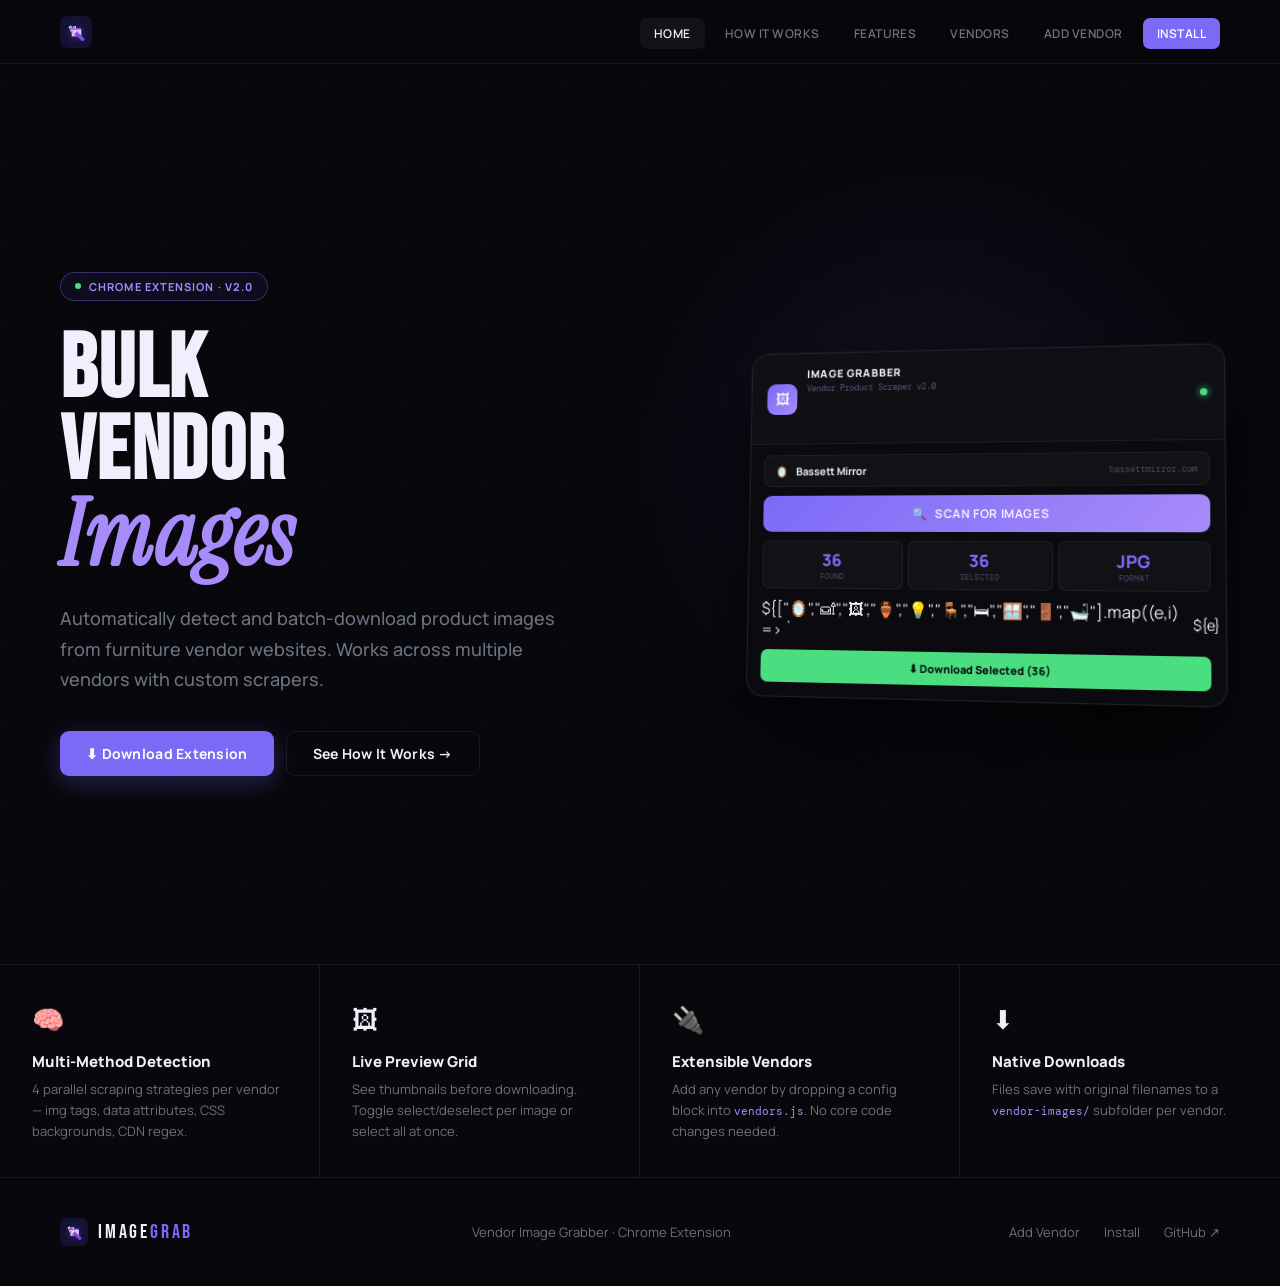
<file: docs/index.html>
<!DOCTYPE html>
<html lang="en">
<head>
  <meta charset="UTF-8">
  <meta name="viewport" content="width=device-width, initial-scale=1.0">
  <title>Vendor Image Grabber</title>
  <link rel="stylesheet" href="shared.css">
  <style>
    /* ——— HERO ——— */
    .hero {
      min-height: 100vh;
      display: grid;
      grid-template-columns: 1fr 480px;
      align-items: center;
      padding: 100px 60px 80px;
      gap: 60px;
      position: relative;
    }

    .hero-glow {
      position: absolute; top: 5%; right: 0;
      width: 700px; height: 700px;
      background: radial-gradient(ellipse, rgba(124,106,247,0.1) 0%, transparent 65%);
      pointer-events: none;
    }

    .hero-tag {
      display: inline-flex; align-items: center; gap: 8px;
      padding: 6px 14px;
      border: 1px solid rgba(124,106,247,0.35);
      border-radius: 99px;
      font-size: 11px; font-weight: 700;
      letter-spacing: 0.1em; text-transform: uppercase;
      color: var(--accent-2);
      margin-bottom: 28px;
      background: rgba(124,106,247,0.07);
    }

    .hero-tag .dot {
      width: 6px; height: 6px; border-radius: 50%;
      background: var(--green);
      animation: hblink 2s infinite;
    }

    @keyframes hblink { 0%,100%{opacity:1;transform:scale(1)} 50%{opacity:.4;transform:scale(.8)} }

    .hero h1 {
      font-family: 'Bebas Neue', sans-serif;
      font-size: clamp(64px, 7vw, 108px);
      line-height: 0.92; letter-spacing: 0.02em;
      margin-bottom: 24px;
    }

    .hero h1 em {
      font-family: 'Instrument Serif', serif;
      font-style: italic; color: var(--accent-2);
    }

    .hero p {
      font-size: 18px; color: var(--muted);
      line-height: 1.7; max-width: 500px;
      margin-bottom: 36px; font-weight: 500;
    }

    .hero-btns { display: flex; gap: 12px; flex-wrap: wrap; }

    /* Extension mockup */
    .hero-right { position: relative; z-index: 1; }

    .ext-card {
      background: #0a0a0f;
      border: 1px solid rgba(255,255,255,0.09);
      border-radius: 18px;
      overflow: hidden;
      box-shadow: 0 40px 80px rgba(0,0,0,0.7), 0 0 0 1px rgba(255,255,255,0.04);
      transform: perspective(900px) rotateY(-7deg) rotateX(3deg);
    }

    .ext-topbar {
      padding: 13px 16px;
      border-bottom: 1px solid rgba(255,255,255,0.06);
      display: flex; align-items: center; gap: 10px;
      background: rgba(255,255,255,0.02);
    }

    .ext-logo-sm {
      width: 32px; height: 32px;
      background: linear-gradient(135deg, #7c6af7, #a78bfa);
      border-radius: 9px;
      display: flex; align-items: center; justify-content: center;
      font-size: 15px;
    }

    .ext-topbar-text h3 { font-size: 11px; font-weight: 800; letter-spacing: 0.09em; text-transform: uppercase; }
    .ext-topbar-text p { font-size: 9px; color: #4a4a6a; font-family: 'DM Mono', monospace; margin-top: 1px; }

    .ext-topbar-dot {
      margin-left: auto;
      width: 7px; height: 7px; border-radius: 50%;
      background: var(--green); box-shadow: 0 0 7px var(--green);
      animation: hblink 2s infinite;
    }

    .ext-vendor-row {
      margin: 11px 14px 0;
      padding: 8px 11px;
      background: rgba(255,255,255,0.03);
      border: 1px solid rgba(255,255,255,0.06);
      border-radius: 8px;
      display: flex; align-items: center; gap: 8px;
      font-size: 11px;
    }

    .ext-scan {
      margin: 9px 14px 0;
      padding: 10px;
      background: linear-gradient(135deg, #7c6af7, #a78bfa);
      border-radius: 9px;
      text-align: center;
      font-size: 12px; font-weight: 700; letter-spacing: 0.05em;
    }

    .ext-stats {
      margin: 9px 14px 0;
      display: grid; grid-template-columns: 1fr 1fr 1fr; gap: 5px;
    }

    .ext-stat {
      background: rgba(255,255,255,0.03);
      border: 1px solid rgba(255,255,255,0.06);
      border-radius: 7px; padding: 7px; text-align: center;
    }

    .ext-stat-v { font-size: 17px; font-weight: 800; color: #7c6af7; }
    .ext-stat-l { font-size: 8px; color: #4a4a6a; font-family: 'DM Mono', monospace; text-transform: uppercase; }

    .ext-grid-preview {
      margin: 9px 14px;
      display: grid; grid-template-columns: repeat(5,1fr); gap: 4px;
    }

    .ext-thumb {
      aspect-ratio: 1; border-radius: 5px;
      display: flex; align-items: center; justify-content: center;
      font-size: 14px;
    }

    .ext-dl {
      margin: 0 14px 14px;
      padding: 9px;
      background: var(--green);
      border-radius: 7px;
      text-align: center;
      font-size: 11px; font-weight: 800; color: #07100e;
    }

    /* ——— QUICK FEATURES ——— */
    .quick-features {
      border-top: 1px solid var(--border);
      display: grid; grid-template-columns: repeat(4,1fr);
    }

    .qf {
      padding: 36px 32px;
      border-right: 1px solid var(--border);
      transition: background 0.2s;
      position: relative; z-index: 1;
    }
    .qf:last-child { border-right: none; }
    .qf:hover { background: rgba(124,106,247,0.04); }

    .qf-icon { font-size: 26px; margin-bottom: 14px; }
    .qf-title { font-size: 15px; font-weight: 800; margin-bottom: 7px; }
    .qf-desc { font-size: 13px; color: var(--muted); line-height: 1.6; }

    @media(max-width:1000px){
      .hero { grid-template-columns: 1fr; padding: 100px 20px 60px; }
      .hero-right { display: none; }
      .quick-features { grid-template-columns: 1fr 1fr; }
      .qf { border-right: none; border-bottom: 1px solid var(--border); }
    }
  </style>
</head>
<body>
<script>window.ACTIVE_PAGE="index.html";</script>

<div class="page">
  <!-- HERO -->
  <div class="hero">
    <div class="hero-glow"></div>

    <div class="hero-content" style="position:relative;z-index:1">
      <div class="hero-tag"><span class="dot"></span>Chrome Extension · v2.0</div>
      <h1>BULK<br>VENDOR<br><em>Images</em></h1>
      <p>Automatically detect and batch-download product images from furniture vendor websites. Works across multiple vendors with custom scrapers.</p>
      <div class="hero-btns">
        <a href="https://github.com/23521534-lab/vendor-image-grabber/archive/refs/heads/main.zip" class="btn btn-primary">⬇ Download Extension</a>
        <a href="how-it-works.html" class="btn btn-outline">See How It Works →</a>
      </div>
    </div>

    <!-- MOCKUP -->
    <div class="hero-right">
      <div class="ext-card">
        <div class="ext-topbar">
          <div class="ext-logo-sm">🖼</div>
          <div class="ext-topbar-text">
            <h3>Image Grabber</h3>
            <p>Vendor Product Scraper v2.0</p>
          </div>
          <div class="ext-topbar-dot"></div>
        </div>

        <div class="ext-vendor-row">
          <span>🪞</span>
          <span style="font-size:11px;font-weight:700;">Bassett Mirror</span>
          <span style="font-size:9px;color:#4a4a6a;margin-left:auto;font-family:'DM Mono',monospace;">bassettmirror.com</span>
        </div>

        <div class="ext-scan">🔍 &nbsp; SCAN FOR IMAGES</div>

        <div class="ext-stats">
          <div class="ext-stat"><div class="ext-stat-v">36</div><div class="ext-stat-l">Found</div></div>
          <div class="ext-stat"><div class="ext-stat-v">36</div><div class="ext-stat-l">Selected</div></div>
          <div class="ext-stat"><div class="ext-stat-v">JPG</div><div class="ext-stat-l">Format</div></div>
        </div>

        <div class="ext-grid-preview">
          ${["🪞","🛋","🖼","🏺","💡","🪑","🛏","🪟","🚪","🛁"].map((e,i) => `
            <div class="ext-thumb" style="background:linear-gradient(${120+i*33}deg,rgba(124,106,247,${0.2+i*0.02}),rgba(167,139,250,0.08));border:${i<8?'2px solid #7c6af7':'2px solid transparent'}">
              ${e}
            </div>
          `).join("")}
        </div>

        <div class="ext-dl">⬇ Download Selected (36)</div>
      </div>
    </div>
  </div>

  <!-- QUICK FEATURES -->
  <div class="quick-features">
    <div class="qf">
      <div class="qf-icon">🧠</div>
      <h4 class="qf-title">Multi-Method Detection</h4>
      <p class="qf-desc">4 parallel scraping strategies per vendor — img tags, data attributes, CSS backgrounds, CDN regex.</p>
    </div>
    <div class="qf">
      <div class="qf-icon">🖼</div>
      <h4 class="qf-title">Live Preview Grid</h4>
      <p class="qf-desc">See thumbnails before downloading. Toggle select/deselect per image or select all at once.</p>
    </div>
    <div class="qf">
      <div class="qf-icon">🔌</div>
      <h4 class="qf-title">Extensible Vendors</h4>
      <p class="qf-desc">Add any vendor by dropping a config block into <code style="font-family:'DM Mono',monospace;font-size:11px;color:var(--accent-2)">vendors.js</code>. No core code changes needed.</p>
    </div>
    <div class="qf">
      <div class="qf-icon">⬇</div>
      <h4 class="qf-title">Native Downloads</h4>
      <p class="qf-desc">Files save with original filenames to a <code style="font-family:'DM Mono',monospace;font-size:11px;color:var(--accent-2)">vendor-images/</code> subfolder per vendor.</p>
    </div>
  </div>
</div>

<script src="nav.js"></script>
</body>
</html>
</file>
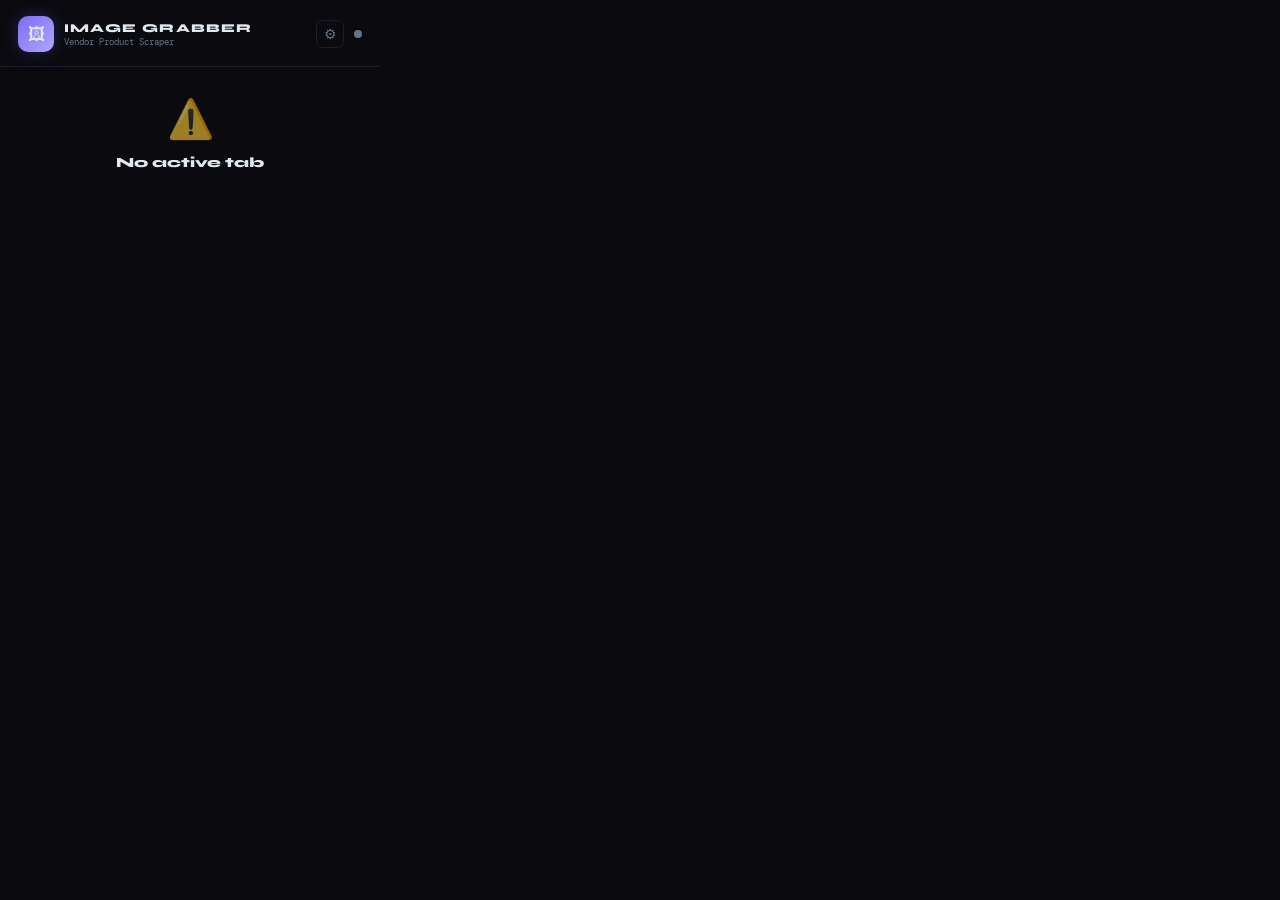
<file: popup.html>
<!DOCTYPE html>
<html lang="en">
<head>
  <meta charset="UTF-8">
  <meta name="viewport" content="width=device-width, initial-scale=1.0">
  <title>Vendor Image Grabber</title>
  <link href="https://fonts.googleapis.com/css2?family=Syne:wght@400;600;700;800&family=DM+Mono:wght@400;500&display=swap" rel="stylesheet">
  <style>
    :root {
      --bg: #0a0a0f;
      --surface: #13131a;
      --border: #1e1e2e;
      --accent: #7c6af7;
      --accent-glow: rgba(124,106,247,0.25);
      --green: #4ade80;
      --red: #f87171;
      --yellow: #fbbf24;
      --text: #e2e8f0;
      --muted: #64748b;
      --vendor-color: var(--accent);
    }

    *, *::before, *::after { box-sizing: border-box; margin: 0; padding: 0; }

    body {
      width: 380px;
      min-height: 520px;
      background: var(--bg);
      color: var(--text);
      font-family: 'Syne', sans-serif;
      overflow: hidden;
      position: relative;
    }

    body::before {
      content: '';
      position: fixed;
      top: -40%;
      right: -20%;
      width: 400px;
      height: 400px;
      background: radial-gradient(ellipse, var(--accent-glow) 0%, transparent 65%);
      pointer-events: none;
      transition: background 0.5s;
    }

    /* ——— HEADER ——— */
    .header {
      padding: 16px 18px 14px;
      border-bottom: 1px solid var(--border);
      display: flex;
      align-items: center;
      gap: 10px;
    }

    .logo {
      width: 36px; height: 36px;
      background: linear-gradient(135deg, var(--vendor-color, var(--accent)), color-mix(in srgb, var(--vendor-color, var(--accent)) 60%, white));
      border-radius: 10px;
      display: flex; align-items: center; justify-content: center;
      font-size: 17px;
      box-shadow: 0 0 18px var(--accent-glow);
      flex-shrink: 0;
      transition: background 0.4s, box-shadow 0.4s;
    }

    .header-text h1 {
      font-size: 12px;
      font-weight: 800;
      letter-spacing: 0.1em;
      text-transform: uppercase;
    }

    .header-text p {
      font-size: 9px;
      color: var(--muted);
      font-family: 'DM Mono', monospace;
      margin-top: 1px;
    }

    .header-right { margin-left: auto; display: flex; align-items: center; gap: 10px; }

    /* Settings icon */
    .settings-btn {
      width: 28px; height: 28px;
      background: none;
      border: 1px solid var(--border);
      border-radius: 7px;
      cursor: pointer;
      color: var(--muted);
      font-size: 14px;
      display: flex; align-items: center; justify-content: center;
      transition: all 0.2s;
    }
    .settings-btn:hover { border-color: var(--accent); color: var(--accent); }

    .status-dot {
      width: 8px; height: 8px;
      border-radius: 50%;
      background: var(--muted);
      transition: all 0.3s;
      flex-shrink: 0;
    }
    .status-dot.active { background: var(--green); box-shadow: 0 0 8px var(--green); animation: blink 2s infinite; }
    .status-dot.error { background: var(--red); }
    .status-dot.warn { background: var(--yellow); }

    @keyframes blink { 0%,100%{opacity:1} 50%{opacity:.4} }

    /* ——— VENDOR BADGE ——— */
    .vendor-badge {
      margin: 12px 18px 0;
      padding: 9px 12px;
      background: var(--surface);
      border: 1px solid var(--border);
      border-radius: 9px;
      display: flex;
      align-items: center;
      gap: 8px;
      transition: border-color 0.3s;
    }

    .vendor-badge.detected { border-color: rgba(124,106,247,0.3); }

    .v-icon { font-size: 16px; }
    .v-name { font-size: 12px; font-weight: 700; }
    .v-domain {
      font-family: 'DM Mono', monospace;
      font-size: 10px;
      color: var(--muted);
      margin-left: auto;
      max-width: 160px;
      overflow: hidden;
      text-overflow: ellipsis;
      white-space: nowrap;
    }

    /* ——— SCAN BUTTON ——— */
    .scan-wrap { padding: 12px 18px 0; }

    .btn-scan {
      width: 100%;
      padding: 11px;
      background: linear-gradient(135deg, var(--accent), color-mix(in srgb, var(--accent) 70%, white));
      border: none; border-radius: 10px;
      color: white;
      font-family: 'Syne', sans-serif;
      font-size: 13px; font-weight: 700;
      letter-spacing: 0.05em;
      cursor: pointer;
      display: flex; align-items: center; justify-content: center; gap: 8px;
      transition: all 0.2s;
      box-shadow: 0 4px 20px var(--accent-glow);
    }

    .btn-scan:hover { filter: brightness(1.1); transform: translateY(-1px); }
    .btn-scan:active { transform: translateY(0); }
    .btn-scan:disabled { opacity: 0.45; cursor: not-allowed; transform: none; filter: none; }
    .btn-scan.scanning { background: var(--surface); color: var(--muted); box-shadow: none; border: 1px solid var(--border); }

    /* ——— PROGRESS ——— */
    .progress-bar {
      margin: 10px 18px 0;
      height: 2px;
      background: var(--border);
      border-radius: 99px;
      overflow: hidden;
      opacity: 0;
      transition: opacity 0.2s;
    }
    .progress-bar.visible { opacity: 1; }
    .progress-fill {
      height: 100%;
      background: linear-gradient(90deg, var(--accent), #a78bfa);
      border-radius: 99px;
      width: 0;
      transition: width 0.3s ease;
    }
    .progress-fill.indeterminate {
      width: 35%;
      animation: slide 1.1s ease-in-out infinite;
    }
    @keyframes slide { 0%{transform:translateX(-120%)} 100%{transform:translateX(420%)} }

    /* ——— STATS ——— */
    .stats-row {
      display: grid;
      grid-template-columns: repeat(3, 1fr);
      gap: 7px;
      padding: 11px 18px 0;
    }

    .stat {
      background: var(--surface);
      border: 1px solid var(--border);
      border-radius: 8px;
      padding: 8px 8px 7px;
      text-align: center;
    }

    .stat-value {
      font-size: 20px; font-weight: 800;
      color: var(--accent);
      line-height: 1;
      font-variant-numeric: tabular-nums;
    }

    .stat-label {
      font-size: 8px; color: var(--muted);
      text-transform: uppercase; letter-spacing: 0.1em;
      margin-top: 3px;
      font-family: 'DM Mono', monospace;
    }

    /* ——— FILTER BAR ——— */
    .filter-bar {
      padding: 10px 18px 0;
      display: flex;
      gap: 6px;
    }

    .filter-btn {
      padding: 4px 10px;
      border: 1px solid var(--border);
      border-radius: 99px;
      background: none;
      font-family: 'Syne', sans-serif;
      font-size: 10px;
      font-weight: 600;
      color: var(--muted);
      cursor: pointer;
      transition: all 0.15s;
    }

    .filter-btn.active { border-color: var(--accent); color: var(--accent); background: rgba(124,106,247,0.08); }
    .filter-btn:hover { color: var(--text); }

    /* ——— IMAGE GRID ——— */
    .images-section { padding: 10px 18px 0; }

    .images-header {
      display: flex; align-items: center; justify-content: space-between;
      margin-bottom: 7px;
    }

    .images-title {
      font-size: 9px; font-weight: 700;
      text-transform: uppercase; letter-spacing: 0.12em;
      color: var(--muted);
    }

    .select-all-btn {
      font-size: 10px; color: var(--accent);
      background: none; border: none;
      cursor: pointer; font-family: 'Syne', sans-serif; font-weight: 700;
      padding: 0; transition: opacity 0.2s;
    }
    .select-all-btn:hover { opacity: 0.7; }

    .image-grid {
      display: grid;
      grid-template-columns: repeat(5, 1fr);
      gap: 5px;
      max-height: 176px;
      overflow-y: auto;
      scrollbar-width: thin;
      scrollbar-color: var(--border) transparent;
    }

    .image-thumb {
      aspect-ratio: 1;
      border-radius: 6px;
      overflow: hidden;
      cursor: pointer;
      position: relative;
      border: 2px solid transparent;
      transition: all 0.15s;
      background: var(--surface);
    }

    .image-thumb img {
      width: 100%; height: 100%;
      object-fit: cover;
      display: block;
    }

    .image-thumb.selected {
      border-color: var(--accent);
      box-shadow: 0 0 10px var(--accent-glow);
    }

    .thumb-check {
      position: absolute; top: 3px; right: 3px;
      width: 14px; height: 14px;
      background: var(--accent);
      border-radius: 50%;
      display: none;
      align-items: center; justify-content: center;
      font-size: 8px;
    }
    .image-thumb.selected .thumb-check { display: flex; }

    .thumb-placeholder {
      width: 100%; height: 100%;
      display: flex; align-items: center; justify-content: center;
      font-size: 16px; opacity: 0.3;
    }

    /* ——— DOWNLOAD BAR ——— */
    .download-section {
      padding: 10px 18px 14px;
      display: flex;
      gap: 7px;
    }

    .btn-download {
      flex: 1; padding: 10px;
      background: var(--green);
      border: none; border-radius: 8px;
      color: #07100e;
      font-family: 'Syne', sans-serif;
      font-size: 12px; font-weight: 800;
      cursor: pointer;
      display: flex; align-items: center; justify-content: center; gap: 6px;
      transition: all 0.2s;
      letter-spacing: 0.03em;
    }
    .btn-download:hover { filter: brightness(1.1); }
    .btn-download:disabled { opacity: 0.3; cursor: not-allowed; filter: none; }

    .btn-clear {
      padding: 10px 13px;
      background: var(--surface);
      border: 1px solid var(--border);
      border-radius: 8px;
      color: var(--muted);
      font-family: 'Syne', sans-serif;
      font-size: 13px;
      cursor: pointer;
      transition: all 0.2s;
    }
    .btn-clear:hover { color: var(--red); border-color: var(--red); }

    /* ——— LOG ——— */
    .log-panel {
      margin: 0 18px 14px;
      padding: 8px 10px;
      background: var(--surface);
      border: 1px solid var(--border);
      border-radius: 8px;
      font-family: 'DM Mono', monospace;
      font-size: 10px;
      color: var(--muted);
      max-height: 72px;
      overflow-y: auto;
      display: none;
      scrollbar-width: thin;
    }
    .log-panel.visible { display: block; }
    .log-line { line-height: 1.75; }
    .log-line.ok { color: var(--green); }
    .log-line.err { color: var(--red); }
    .log-line.info { color: var(--accent); }

    /* ——— UNSUPPORTED / EMPTY STATES ——— */
    .state-box {
      padding: 30px 20px;
      text-align: center;
    }
    .state-box .s-icon { font-size: 38px; margin-bottom: 12px; opacity: 0.6; }
    .state-box h3 { font-size: 14px; font-weight: 800; margin-bottom: 7px; }
    .state-box p { font-size: 12px; color: var(--muted); line-height: 1.6; }

    .vendor-chips {
      margin-top: 14px;
      display: flex; flex-wrap: wrap; justify-content: center; gap: 6px;
    }
    .vendor-chip {
      font-size: 10px;
      font-family: 'DM Mono', monospace;
      color: var(--accent);
      background: rgba(124,106,247,0.1);
      border: 1px solid rgba(124,106,247,0.2);
      padding: 3px 10px;
      border-radius: 5px;
    }

    /* ——— SETTINGS PANEL ——— */
    .settings-panel {
      position: absolute; inset: 0;
      background: var(--bg);
      z-index: 50;
      display: none;
      flex-direction: column;
    }
    .settings-panel.open { display: flex; }

    .settings-header {
      padding: 16px 18px;
      border-bottom: 1px solid var(--border);
      display: flex; align-items: center; gap: 10px;
    }

    .btn-back {
      background: none; border: none;
      color: var(--muted); font-size: 18px;
      cursor: pointer; padding: 0;
      transition: color 0.2s;
      line-height: 1;
    }
    .btn-back:hover { color: var(--text); }

    .settings-title { font-size: 13px; font-weight: 800; letter-spacing: 0.08em; text-transform: uppercase; }

    .settings-body { padding: 16px 18px; flex: 1; overflow-y: auto; }

    .setting-group { margin-bottom: 22px; }
    .setting-label {
      font-size: 9px; font-weight: 700;
      text-transform: uppercase; letter-spacing: 0.12em;
      color: var(--muted);
      margin-bottom: 10px;
      font-family: 'DM Mono', monospace;
    }

    .setting-row {
      display: flex; align-items: center; justify-content: space-between;
      padding: 10px 12px;
      background: var(--surface);
      border: 1px solid var(--border);
      border-radius: 8px;
      margin-bottom: 6px;
    }

    .setting-row-text h4 { font-size: 12px; font-weight: 700; margin-bottom: 2px; }
    .setting-row-text p { font-size: 10px; color: var(--muted); }

    .toggle {
      width: 36px; height: 20px;
      background: var(--border);
      border-radius: 99px;
      position: relative;
      cursor: pointer;
      transition: background 0.2s;
      flex-shrink: 0;
      border: none;
    }
    .toggle.on { background: var(--accent); }
    .toggle::after {
      content: '';
      position: absolute;
      top: 3px; left: 3px;
      width: 14px; height: 14px;
      background: white;
      border-radius: 50%;
      transition: transform 0.2s;
    }
    .toggle.on::after { transform: translateX(16px); }

    .vendor-list-item {
      display: flex; align-items: center; gap: 10px;
      padding: 10px 12px;
      background: var(--surface);
      border: 1px solid var(--border);
      border-radius: 8px;
      margin-bottom: 6px;
    }
    .vli-icon { font-size: 18px; }
    .vli-name { font-size: 12px; font-weight: 700; }
    .vli-domain { font-size: 9px; color: var(--muted); font-family: 'DM Mono', monospace; }
    .vli-status {
      margin-left: auto;
      padding: 2px 8px;
      background: rgba(74,222,128,0.1);
      border: 1px solid rgba(74,222,128,0.2);
      border-radius: 4px;
      font-size: 9px;
      font-weight: 700;
      color: var(--green);
      font-family: 'DM Mono', monospace;
    }
  </style>
</head>
<body>

  <!-- MAIN UI -->
  <div id="app">
    <div class="header">
      <div class="logo" id="logo">🖼</div>
      <div class="header-text">
        <h1>Image Grabber</h1>
        <p id="headerSub">Vendor Product Scraper</p>
      </div>
      <div class="header-right">
        <button class="settings-btn" id="settingsBtn" title="Settings">⚙</button>
        <div class="status-dot" id="statusDot"></div>
      </div>
    </div>

    <div id="mainContent"></div>
  </div>

  <!-- SETTINGS PANEL -->
  <div class="settings-panel" id="settingsPanel">
    <div class="settings-header">
      <button class="btn-back" id="backBtn">←</button>
      <span class="settings-title">Settings</span>
    </div>
    <div class="settings-body">
      <div class="setting-group">
        <div class="setting-label">Download Options</div>
        <div class="setting-row">
          <div class="setting-row-text">
            <h4>Auto-select all images</h4>
            <p>Select all found images by default</p>
          </div>
          <button class="toggle on" id="toggleAutoSelect"></button>
        </div>
        <div class="setting-row">
          <div class="setting-row-text">
            <h4>Throttle downloads</h4>
            <p>Add delay between downloads (300ms)</p>
          </div>
          <button class="toggle on" id="toggleThrottle"></button>
        </div>
        <div class="setting-row">
          <div class="setting-row-text">
            <h4>Skip duplicate filenames</h4>
            <p>Rename file if same name exists</p>
          </div>
          <button class="toggle on" id="toggleDedup"></button>
        </div>
      </div>

      <div class="setting-group">
        <div class="setting-label">Active Vendors</div>
        <div id="vendorListSettings"></div>
      </div>

      <div class="setting-group">
        <div class="setting-label">Download Folder</div>
        <div class="setting-row">
          <div class="setting-row-text">
            <h4>Save to subfolder</h4>
            <p id="folderPathDisplay">vendor-images/</p>
          </div>
        </div>
      </div>
    </div>
  </div>

  <script src="vendors.js"></script>
  <script src="popup.js"></script>
</body>
</html>
</file>
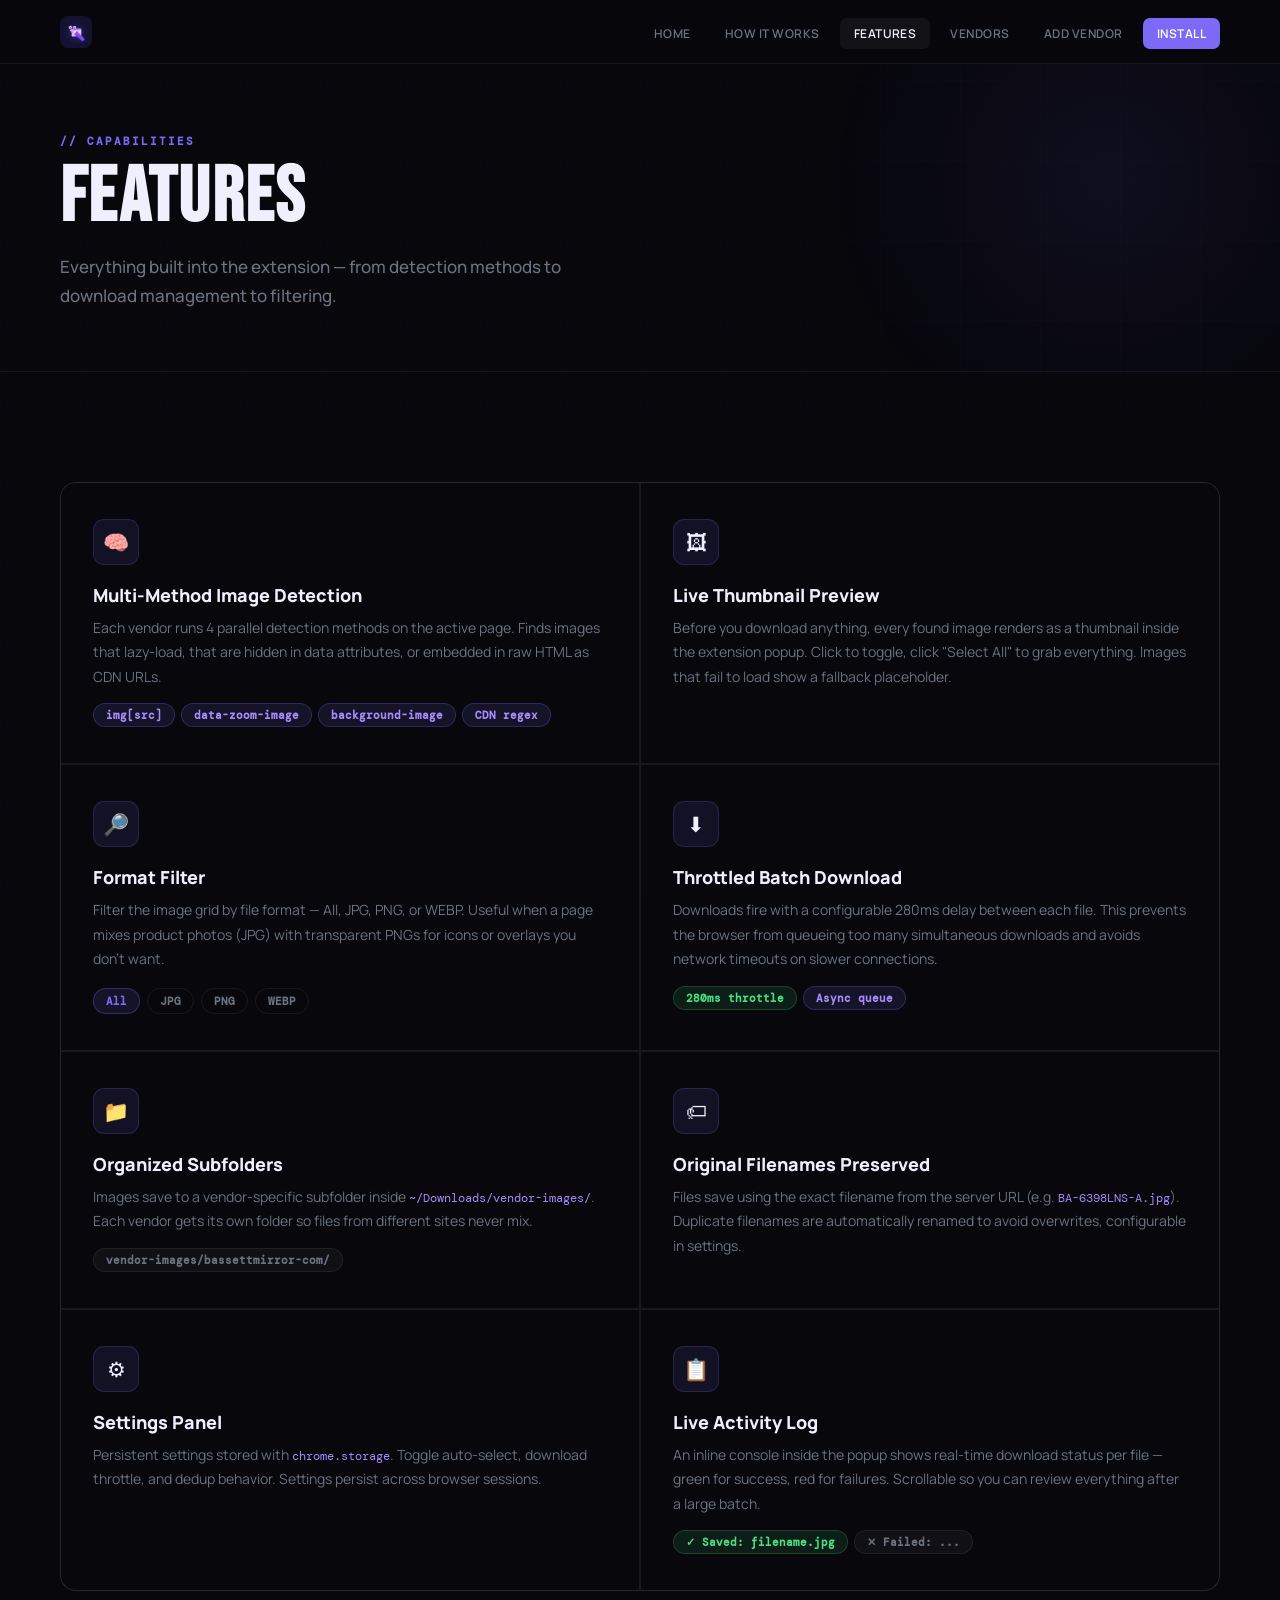
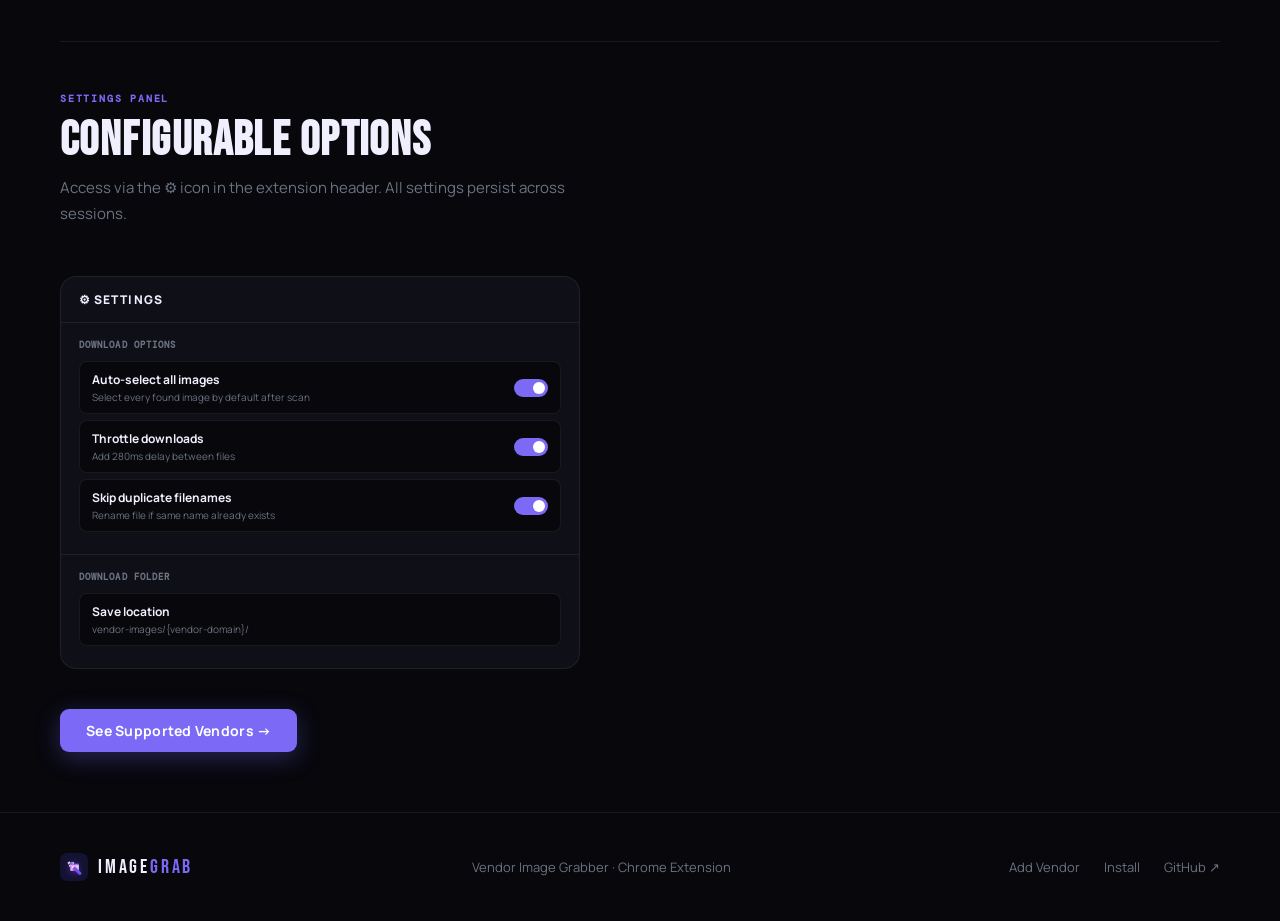
<file: docs/features.html>
<!DOCTYPE html>
<html lang="en">
<head>
  <meta charset="UTF-8">
  <meta name="viewport" content="width=device-width, initial-scale=1.0">
  <title>Features — Vendor Image Grabber</title>
  <link rel="stylesheet" href="shared.css">
  <style>
    .features-grid {
      display: grid;
      grid-template-columns: 1fr 1fr;
      gap: 2px;
      background: var(--border);
      border: 1px solid var(--border);
      border-radius: 16px;
      overflow: hidden;
      margin-top: 50px;
    }

    .feat {
      background: var(--bg);
      padding: 36px 32px;
      transition: background 0.2s;
    }
    .feat:hover { background: rgba(124,106,247,0.035); }

    .feat-icon {
      width: 46px; height: 46px;
      background: rgba(124,106,247,0.1);
      border: 1px solid rgba(124,106,247,0.2);
      border-radius: 11px;
      display: flex; align-items: center; justify-content: center;
      font-size: 21px;
      margin-bottom: 18px;
    }

    .feat h3 { font-size: 18px; font-weight: 800; margin-bottom: 9px; }
    .feat p { font-size: 14px; color: var(--muted); line-height: 1.75; }

    .feat .feat-detail {
      margin-top: 14px;
      display: flex; flex-wrap: wrap; gap: 6px;
    }

    /* Settings preview */
    .settings-preview {
      margin-top: 50px;
      background: var(--surface);
      border: 1px solid var(--border);
      border-radius: 16px;
      overflow: hidden;
      max-width: 520px;
    }

    .sp-header {
      padding: 14px 18px;
      border-bottom: 1px solid var(--border);
      font-size: 12px; font-weight: 800;
      letter-spacing: 0.09em; text-transform: uppercase;
      display: flex; align-items: center; gap: 8px;
    }

    .sp-section {
      padding: 16px 18px;
      border-bottom: 1px solid var(--border);
    }
    .sp-section:last-child { border-bottom: none; }

    .sp-label {
      font-size: 9px; font-weight: 700;
      text-transform: uppercase; letter-spacing: 0.12em;
      color: var(--muted); font-family: 'DM Mono', monospace;
      margin-bottom: 10px;
    }

    .sp-row {
      display: flex; align-items: center; justify-content: space-between;
      padding: 9px 12px;
      background: var(--bg);
      border: 1px solid var(--border);
      border-radius: 8px;
      margin-bottom: 6px;
    }

    .sp-row-text h4 { font-size: 12px; font-weight: 700; margin-bottom: 2px; }
    .sp-row-text p { font-size: 10px; color: var(--muted); }

    .toggle-mock {
      width: 34px; height: 18px;
      border-radius: 99px;
      position: relative;
    }
    .toggle-mock.on { background: var(--accent); }
    .toggle-mock.off { background: rgba(255,255,255,0.1); }
    .toggle-mock::after {
      content: '';
      position: absolute;
      top: 3px;
      width: 12px; height: 12px;
      background: white; border-radius: 50%;
    }
    .toggle-mock.on::after { right: 3px; }
    .toggle-mock.off::after { left: 3px; }

    /* Filter bar preview */
    .filter-preview {
      display: flex; gap: 7px; margin-top: 16px;
    }

    .fp-btn {
      padding: 5px 12px;
      border-radius: 99px;
      font-size: 11px; font-weight: 700;
      font-family: 'DM Mono', monospace;
    }

    .fp-btn.active { background: rgba(124,106,247,0.12); border: 1px solid rgba(124,106,247,0.3); color: var(--accent); }
    .fp-btn.off { background: none; border: 1px solid var(--border); color: var(--muted); }

    @media(max-width:760px){
      .features-grid { grid-template-columns: 1fr; }
    }
  </style>
</head>
<body>
<script>window.ACTIVE_PAGE="features.html";</script>

<div class="page">
  <div class="page-hero">
    <p class="page-tag">// capabilities</p>
    <h1 class="page-title">FEATURES</h1>
    <p class="page-desc">Everything built into the extension — from detection methods to download management to filtering.</p>
  </div>

  <div class="content">

    <div class="features-grid">

      <div class="feat">
        <div class="feat-icon">🧠</div>
        <h3>Multi-Method Image Detection</h3>
        <p>Each vendor runs 4 parallel detection methods on the active page. Finds images that lazy-load, that are hidden in data attributes, or embedded in raw HTML as CDN URLs.</p>
        <div class="feat-detail">
          <span class="chip chip-accent">img[src]</span>
          <span class="chip chip-accent">data-zoom-image</span>
          <span class="chip chip-accent">background-image</span>
          <span class="chip chip-accent">CDN regex</span>
        </div>
      </div>

      <div class="feat">
        <div class="feat-icon">🖼</div>
        <h3>Live Thumbnail Preview</h3>
        <p>Before you download anything, every found image renders as a thumbnail inside the extension popup. Click to toggle, click "Select All" to grab everything. Images that fail to load show a fallback placeholder.</p>
      </div>

      <div class="feat">
        <div class="feat-icon">🔎</div>
        <h3>Format Filter</h3>
        <p>Filter the image grid by file format — All, JPG, PNG, or WEBP. Useful when a page mixes product photos (JPG) with transparent PNGs for icons or overlays you don't want.</p>
        <div class="filter-preview">
          <span class="fp-btn active">All</span>
          <span class="fp-btn off">JPG</span>
          <span class="fp-btn off">PNG</span>
          <span class="fp-btn off">WEBP</span>
        </div>
      </div>

      <div class="feat">
        <div class="feat-icon">⬇</div>
        <h3>Throttled Batch Download</h3>
        <p>Downloads fire with a configurable 280ms delay between each file. This prevents the browser from queueing too many simultaneous downloads and avoids network timeouts on slower connections.</p>
        <div class="feat-detail">
          <span class="chip chip-green">280ms throttle</span>
          <span class="chip chip-accent">Async queue</span>
        </div>
      </div>

      <div class="feat">
        <div class="feat-icon">📁</div>
        <h3>Organized Subfolders</h3>
        <p>Images save to a vendor-specific subfolder inside <code style="font-family:'DM Mono',monospace;font-size:12px;color:var(--accent-2)">~/Downloads/vendor-images/</code>. Each vendor gets its own folder so files from different sites never mix.</p>
        <div class="feat-detail">
          <span class="chip chip-muted">vendor-images/bassettmirror-com/</span>
        </div>
      </div>

      <div class="feat">
        <div class="feat-icon">🏷</div>
        <h3>Original Filenames Preserved</h3>
        <p>Files save using the exact filename from the server URL (e.g. <code style="font-family:'DM Mono',monospace;font-size:12px;color:var(--accent-2)">BA-6398LNS-A.jpg</code>). Duplicate filenames are automatically renamed to avoid overwrites, configurable in settings.</p>
      </div>

      <div class="feat">
        <div class="feat-icon">⚙</div>
        <h3>Settings Panel</h3>
        <p>Persistent settings stored with <code style="font-family:'DM Mono',monospace;font-size:12px;color:var(--accent-2)">chrome.storage</code>. Toggle auto-select, download throttle, and dedup behavior. Settings persist across browser sessions.</p>
      </div>

      <div class="feat">
        <div class="feat-icon">📋</div>
        <h3>Live Activity Log</h3>
        <p>An inline console inside the popup shows real-time download status per file — green for success, red for failures. Scrollable so you can review everything after a large batch.</p>
        <div class="feat-detail">
          <span class="chip chip-green">✓ Saved: filename.jpg</span>
          <span class="chip chip-muted" style="color:var(--muted)">✕ Failed: ...</span>
        </div>
      </div>

    </div>

    <hr class="divider">

    <!-- SETTINGS VISUAL -->
    <div class="s-label">Settings panel</div>
    <h2 class="s-title" style="margin-bottom:10px;">Configurable Options</h2>
    <p class="s-desc">Access via the ⚙ icon in the extension header. All settings persist across sessions.</p>

    <div class="settings-preview">
      <div class="sp-header">⚙ Settings</div>

      <div class="sp-section">
        <div class="sp-label">Download Options</div>
        <div class="sp-row">
          <div class="sp-row-text">
            <h4>Auto-select all images</h4>
            <p>Select every found image by default after scan</p>
          </div>
          <div class="toggle-mock on"></div>
        </div>
        <div class="sp-row">
          <div class="sp-row-text">
            <h4>Throttle downloads</h4>
            <p>Add 280ms delay between files</p>
          </div>
          <div class="toggle-mock on"></div>
        </div>
        <div class="sp-row">
          <div class="sp-row-text">
            <h4>Skip duplicate filenames</h4>
            <p>Rename file if same name already exists</p>
          </div>
          <div class="toggle-mock on"></div>
        </div>
      </div>

      <div class="sp-section">
        <div class="sp-label">Download Folder</div>
        <div class="sp-row">
          <div class="sp-row-text">
            <h4>Save location</h4>
            <p>vendor-images/{vendor-domain}/</p>
          </div>
        </div>
      </div>
    </div>

    <div style="margin-top:40px">
      <a href="vendors.html" class="btn btn-primary">See Supported Vendors →</a>
    </div>

  </div>
</div>

<script src="nav.js"></script>
</body>
</html>
</file>
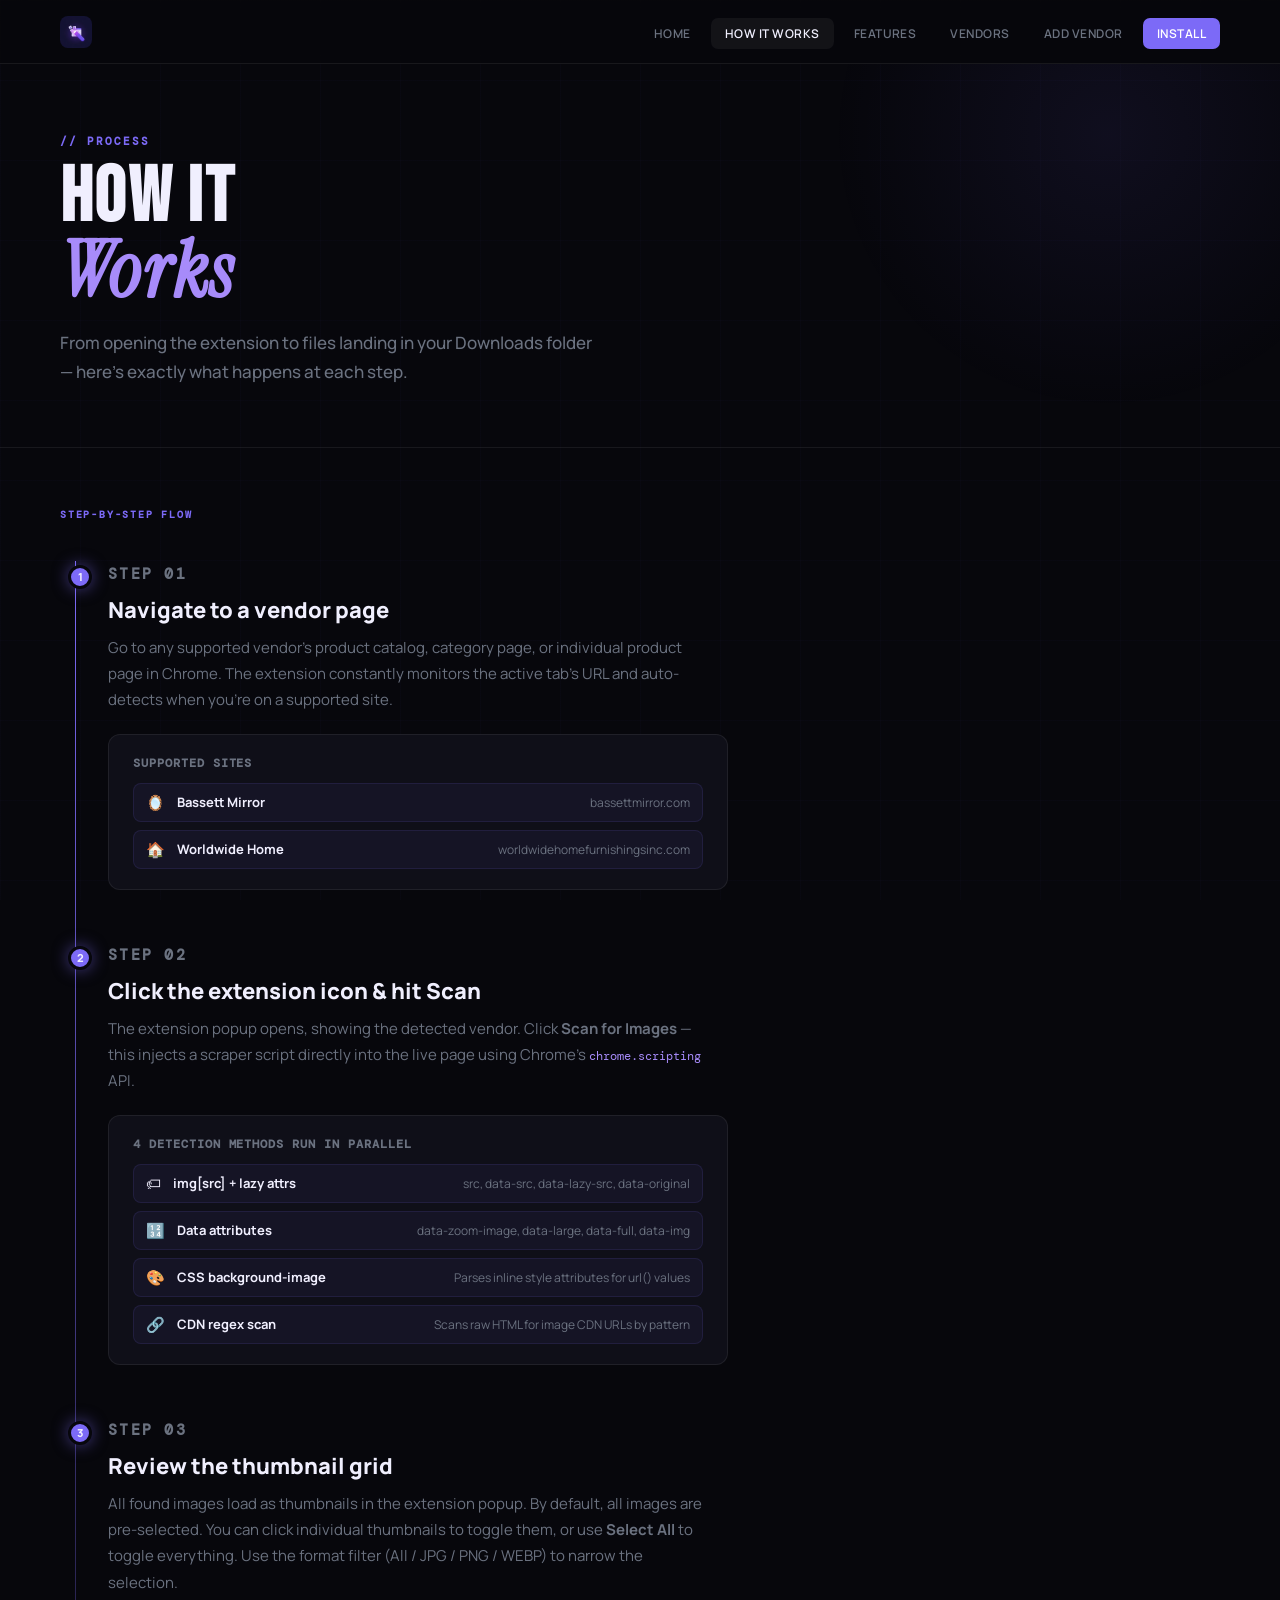
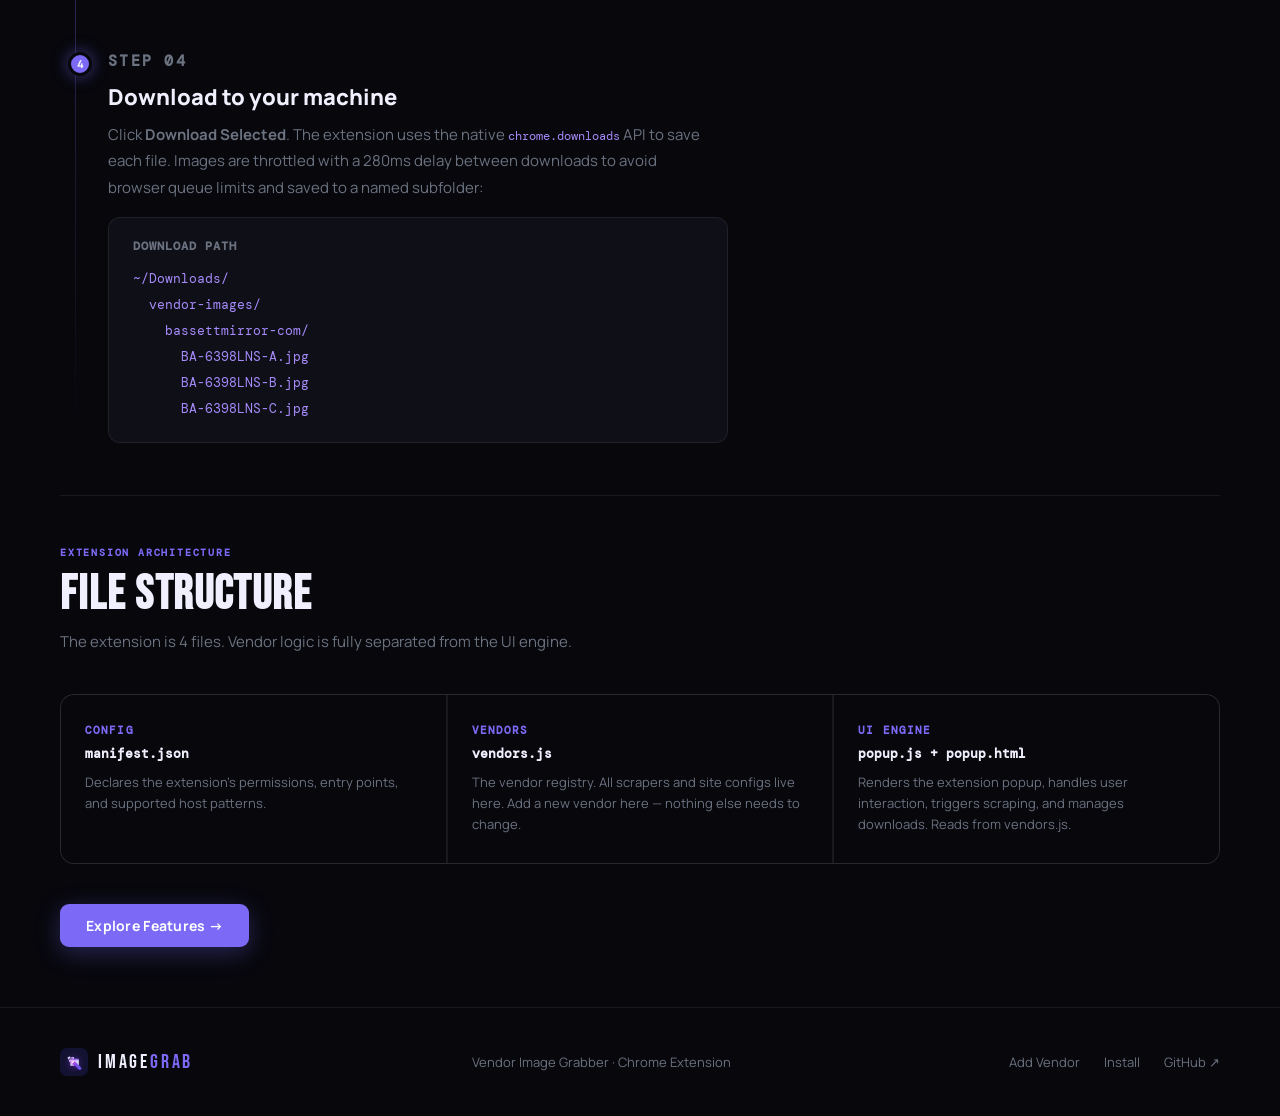
<file: docs/how-it-works.html>
<!DOCTYPE html>
<html lang="en">
<head>
  <meta charset="UTF-8">
  <meta name="viewport" content="width=device-width, initial-scale=1.0">
  <title>How It Works — Vendor Image Grabber</title>
  <link rel="stylesheet" href="shared.css">
  <style>
    /* ——— STEP TIMELINE ——— */
    .timeline {
      position: relative;
      padding: 0 0 0 48px;
    }

    .timeline::before {
      content: '';
      position: absolute;
      left: 15px; top: 0; bottom: 0;
      width: 1px;
      background: linear-gradient(to bottom, var(--accent), transparent);
    }

    .step {
      position: relative;
      margin-bottom: 52px;
    }

    .step-dot {
      position: absolute;
      left: -40px; top: 4px;
      width: 24px; height: 24px;
      border-radius: 50%;
      background: var(--accent);
      border: 3px solid var(--bg);
      box-shadow: 0 0 16px rgba(124,106,247,0.5);
      display: flex; align-items: center; justify-content: center;
      font-size: 11px;
      font-weight: 800;
    }

    .step-label {
      font-size: 10px; font-weight: 700;
      letter-spacing: 0.15em; text-transform: uppercase;
      color: var(--accent); font-family: 'DM Mono', monospace;
      margin-bottom: 8px;
    }

    .step h3 {
      font-size: 22px; font-weight: 800;
      margin-bottom: 10px;
    }

    .step p {
      font-size: 15px; color: var(--muted); line-height: 1.75;
      max-width: 600px;
    }

    .step .step-card {
      margin-top: 20px;
      background: var(--surface);
      border: 1px solid var(--border);
      border-radius: 12px;
      padding: 20px 24px;
      max-width: 620px;
    }

    .step .step-card h4 {
      font-size: 12px; font-weight: 700;
      letter-spacing: 0.08em; text-transform: uppercase;
      color: var(--muted); margin-bottom: 12px;
      font-family: 'DM Mono', monospace;
    }

    .method-list {
      display: flex; flex-direction: column; gap: 8px;
    }

    .method-item {
      display: flex; align-items: center; gap: 12px;
      padding: 8px 12px;
      background: rgba(124,106,247,0.06);
      border: 1px solid rgba(124,106,247,0.12);
      border-radius: 8px;
      font-size: 13px;
    }

    .method-item .m-icon { font-size: 15px; }
    .method-item .m-name { font-weight: 700; flex: 1; }
    .method-item .m-desc { font-size: 12px; color: var(--muted); }

    /* ——— ARCHITECTURE ——— */
    .arch-grid {
      display: grid;
      grid-template-columns: 1fr 1fr 1fr;
      gap: 2px;
      background: var(--border);
      border: 1px solid var(--border);
      border-radius: 14px;
      overflow: hidden;
      margin-top: 40px;
    }

    .arch-cell {
      background: var(--bg);
      padding: 28px 24px;
    }

    .arch-cell h4 {
      font-family: 'DM Mono', monospace;
      font-size: 11px; font-weight: 700;
      color: var(--accent); text-transform: uppercase; letter-spacing: 0.1em;
      margin-bottom: 8px;
    }

    .arch-cell .a-file {
      font-family: 'DM Mono', monospace;
      font-size: 13px; color: var(--text);
      font-weight: 600; margin-bottom: 10px;
    }

    .arch-cell p { font-size: 13px; color: var(--muted); line-height: 1.6; }
  </style>
</head>
<body>
<script>window.ACTIVE_PAGE="how-it-works.html";</script>

<div class="page">
  <div class="page-hero">
    <p class="page-tag">// process</p>
    <h1 class="page-title">HOW IT<br><em>Works</em></h1>
    <p class="page-desc">From opening the extension to files landing in your Downloads folder — here's exactly what happens at each step.</p>
  </div>

  <div class="content">

    <!-- STEP-BY-STEP FLOW -->
    <div class="s-label" style="margin-bottom:40px;">Step-by-step flow</div>

    <div class="timeline">

      <div class="step">
        <div class="step-dot">1</div>
        <p class="step-label">Step 01</p>
        <h3>Navigate to a vendor page</h3>
        <p>Go to any supported vendor's product catalog, category page, or individual product page in Chrome. The extension constantly monitors the active tab's URL and auto-detects when you're on a supported site.</p>
        <div class="step-card">
          <h4>Supported sites</h4>
          <div class="method-list">
            <div class="method-item">
              <span class="m-icon">🪞</span>
              <span class="m-name">Bassett Mirror</span>
              <span class="m-desc">bassettmirror.com</span>
            </div>
            <div class="method-item">
              <span class="m-icon">🏠</span>
              <span class="m-name">Worldwide Home</span>
              <span class="m-desc">worldwidehomefurnishingsinc.com</span>
            </div>
          </div>
        </div>
      </div>

      <div class="step">
        <div class="step-dot">2</div>
        <p class="step-label">Step 02</p>
        <h3>Click the extension icon & hit Scan</h3>
        <p>The extension popup opens, showing the detected vendor. Click <strong>Scan for Images</strong> — this injects a scraper script directly into the live page using Chrome's <code style="font-family:'DM Mono',monospace;font-size:12px;color:var(--accent-2)">chrome.scripting</code> API.</p>
        <div class="step-card">
          <h4>4 detection methods run in parallel</h4>
          <div class="method-list">
            <div class="method-item">
              <span class="m-icon">🏷</span>
              <span class="m-name">img[src] + lazy attrs</span>
              <span class="m-desc">src, data-src, data-lazy-src, data-original</span>
            </div>
            <div class="method-item">
              <span class="m-icon">🔢</span>
              <span class="m-name">Data attributes</span>
              <span class="m-desc">data-zoom-image, data-large, data-full, data-img</span>
            </div>
            <div class="method-item">
              <span class="m-icon">🎨</span>
              <span class="m-name">CSS background-image</span>
              <span class="m-desc">Parses inline style attributes for url() values</span>
            </div>
            <div class="method-item">
              <span class="m-icon">🔗</span>
              <span class="m-name">CDN regex scan</span>
              <span class="m-desc">Scans raw HTML for image CDN URLs by pattern</span>
            </div>
          </div>
        </div>
      </div>

      <div class="step">
        <div class="step-dot">3</div>
        <p class="step-label">Step 03</p>
        <h3>Review the thumbnail grid</h3>
        <p>All found images load as thumbnails in the extension popup. By default, all images are pre-selected. You can click individual thumbnails to toggle them, or use <strong>Select All</strong> to toggle everything. Use the format filter (All / JPG / PNG / WEBP) to narrow the selection.</p>
      </div>

      <div class="step">
        <div class="step-dot">4</div>
        <p class="step-label">Step 04</p>
        <h3>Download to your machine</h3>
        <p>Click <strong>Download Selected</strong>. The extension uses the native <code style="font-family:'DM Mono',monospace;font-size:12px;color:var(--accent-2)">chrome.downloads</code> API to save each file. Images are throttled with a 280ms delay between downloads to avoid browser queue limits and saved to a named subfolder:</p>
        <div class="step-card" style="margin-top:16px;">
          <h4>Download path</h4>
          <div style="font-family:'DM Mono',monospace;font-size:13px;color:var(--accent-2);line-height:2;">
            ~/Downloads/<br>
            &nbsp;&nbsp;vendor-images/<br>
            &nbsp;&nbsp;&nbsp;&nbsp;bassettmirror-com/<br>
            &nbsp;&nbsp;&nbsp;&nbsp;&nbsp;&nbsp;BA-6398LNS-A.jpg<br>
            &nbsp;&nbsp;&nbsp;&nbsp;&nbsp;&nbsp;BA-6398LNS-B.jpg<br>
            &nbsp;&nbsp;&nbsp;&nbsp;&nbsp;&nbsp;BA-6398LNS-C.jpg<br>
          </div>
        </div>
      </div>

    </div>

    <hr class="divider">

    <!-- ARCHITECTURE -->
    <div class="s-label">Extension architecture</div>
    <h2 class="s-title" style="margin-bottom:10px;">File Structure</h2>
    <p class="s-desc">The extension is 4 files. Vendor logic is fully separated from the UI engine.</p>

    <div class="arch-grid">
      <div class="arch-cell">
        <h4>Config</h4>
        <div class="a-file">manifest.json</div>
        <p>Declares the extension's permissions, entry points, and supported host patterns.</p>
      </div>
      <div class="arch-cell">
        <h4>Vendors</h4>
        <div class="a-file">vendors.js</div>
        <p>The vendor registry. All scrapers and site configs live here. Add a new vendor here — nothing else needs to change.</p>
      </div>
      <div class="arch-cell">
        <h4>UI Engine</h4>
        <div class="a-file">popup.js + popup.html</div>
        <p>Renders the extension popup, handles user interaction, triggers scraping, and manages downloads. Reads from vendors.js.</p>
      </div>
    </div>

    <div style="margin-top:40px">
      <a href="features.html" class="btn btn-primary">Explore Features →</a>
    </div>

  </div>
</div>

<script src="nav.js"></script>
</body>
</html>
</file>
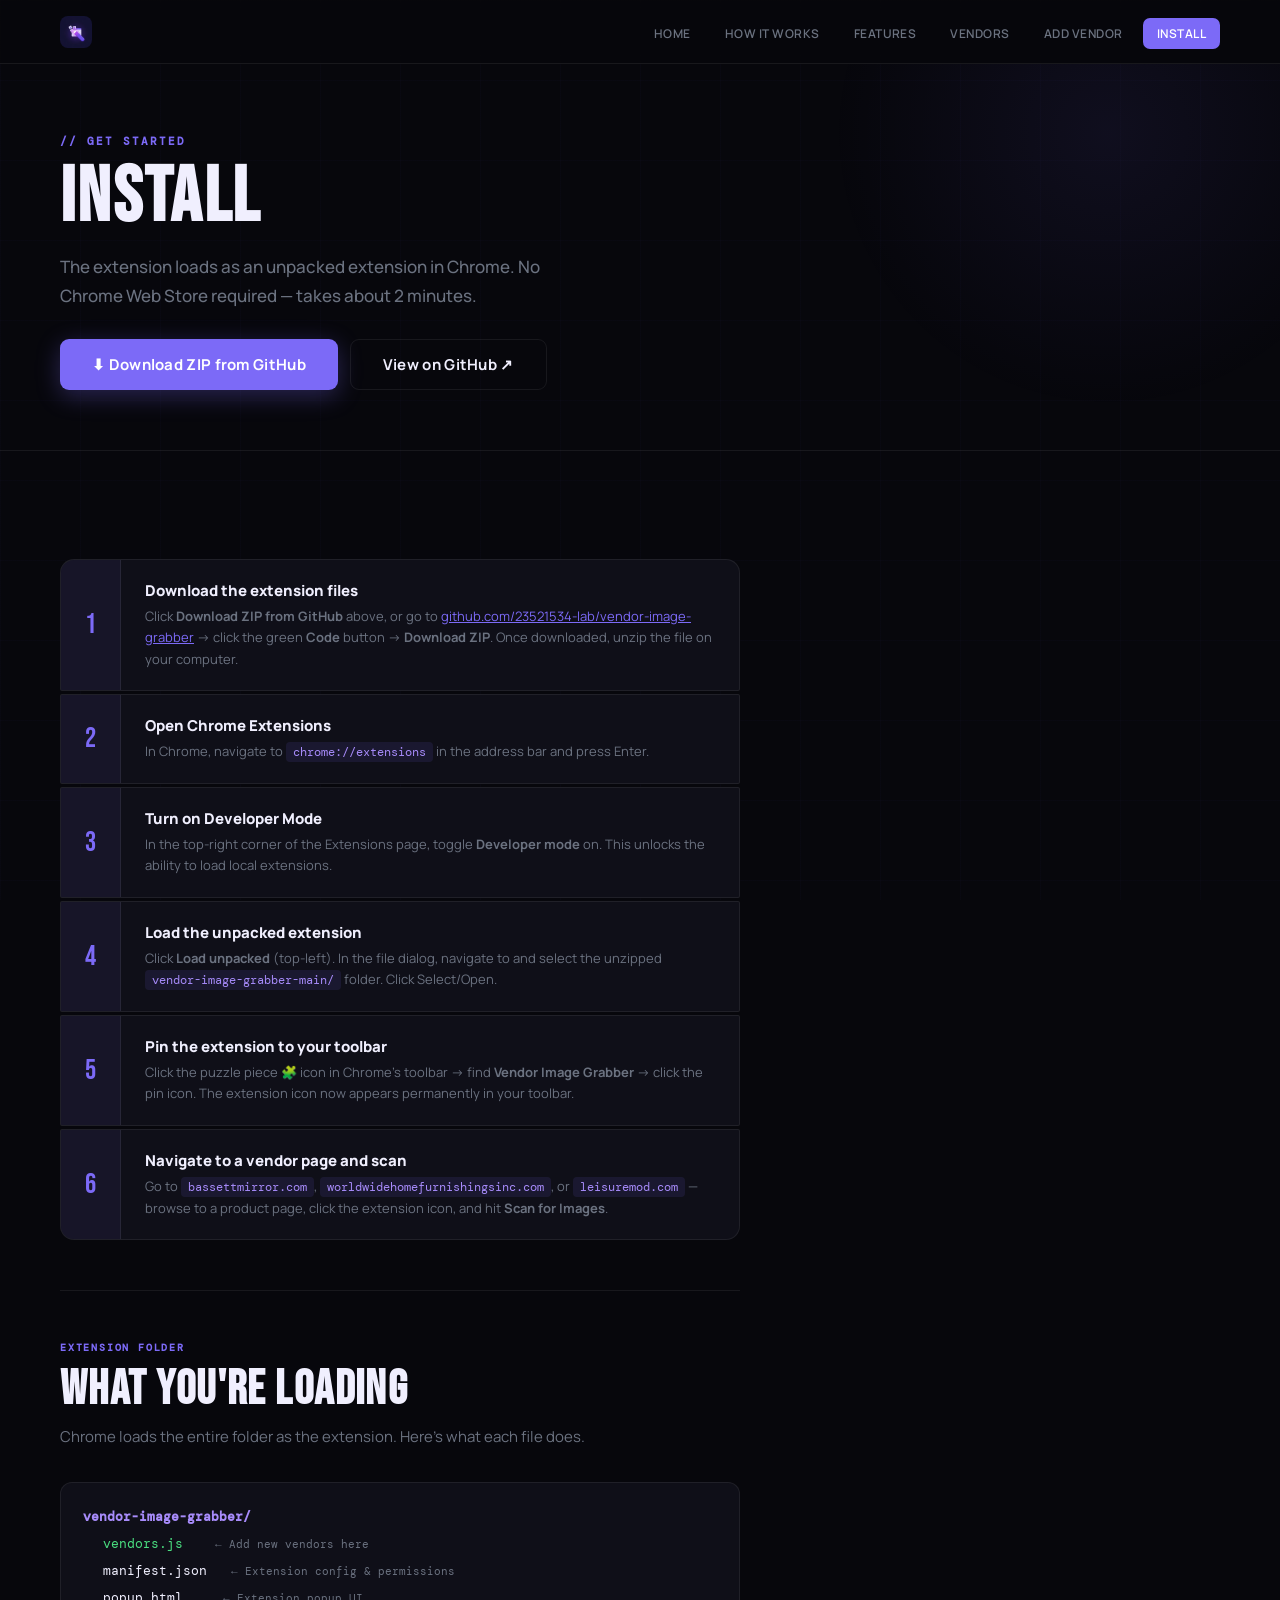
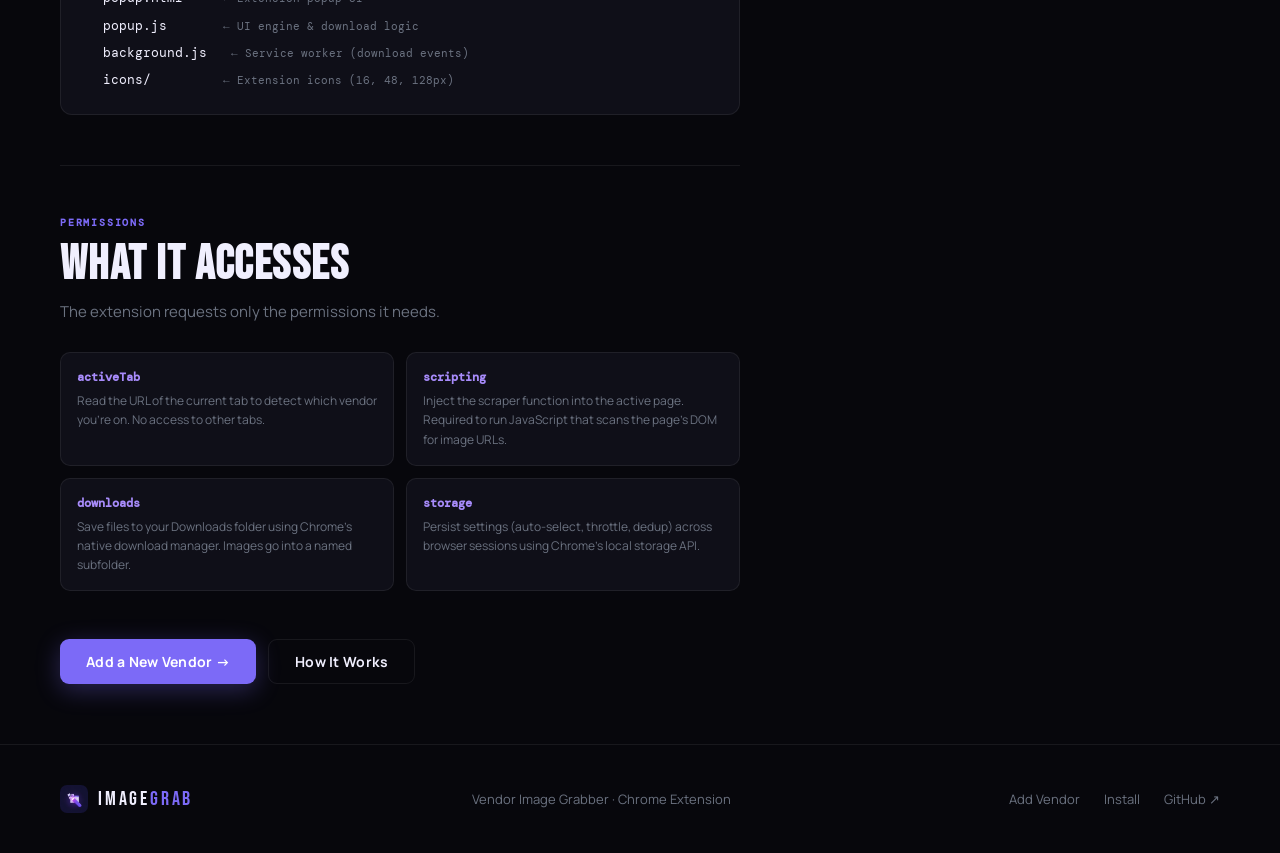
<file: docs/install.html>
<!DOCTYPE html>
<html lang="en">
<head>
  <meta charset="UTF-8">
  <meta name="viewport" content="width=device-width, initial-scale=1.0">
  <title>Install — Vendor Image Grabber</title>
  <link rel="stylesheet" href="shared.css">
  <style>
    .install-steps {
      margin-top: 48px;
      display: flex;
      flex-direction: column;
      gap: 3px;
    }

    .is {
      display: grid;
      grid-template-columns: 60px 1fr;
      align-items: center;
      gap: 0;
      background: var(--surface);
      border: 1px solid var(--border);
      border-radius: 2px;
      overflow: hidden;
      transition: border-color 0.2s;
    }

    .is:first-child { border-radius: 14px 14px 2px 2px; }
    .is:last-child  { border-radius: 2px 2px 14px 14px; }
    .is:hover { border-color: rgba(124,106,247,0.3); }

    .is-num {
      height: 100%;
      background: rgba(124,106,247,0.07);
      border-right: 1px solid var(--border);
      display: flex; align-items: center; justify-content: center;
      font-family: 'Bebas Neue', sans-serif;
      font-size: 28px;
      color: var(--accent);
      padding: 22px 0;
    }

    .is-body { padding: 20px 24px; }
    .is-body h4 { font-size: 15px; font-weight: 800; margin-bottom: 5px; }
    .is-body p { font-size: 13px; color: var(--muted); line-height: 1.65; }
    .is-body code {
      font-family: 'DM Mono', monospace;
      font-size: 12px;
      background: rgba(124,106,247,0.1);
      color: var(--accent-2);
      padding: 2px 7px;
      border-radius: 4px;
    }

    /* File structure */
    .file-tree {
      background: var(--surface);
      border: 1px solid var(--border);
      border-radius: 12px;
      padding: 20px 22px;
      font-family: 'DM Mono', monospace;
      font-size: 13px;
      line-height: 2.1;
      margin-top: 32px;
    }

    .ft-dir { color: var(--accent-2); font-weight: 600; }
    .ft-file { color: var(--text); padding-left: 20px; }
    .ft-comment { color: var(--muted); font-size: 11px; }
    .ft-important { color: var(--green); }

    /* Permissions list */
    .perms-grid {
      display: grid;
      grid-template-columns: 1fr 1fr;
      gap: 12px;
      margin-top: 28px;
    }

    .perm-card {
      background: var(--surface);
      border: 1px solid var(--border);
      border-radius: 10px;
      padding: 16px;
    }

    .perm-card .p-name {
      font-family: 'DM Mono', monospace;
      font-size: 12px; color: var(--accent-2);
      font-weight: 600; margin-bottom: 6px;
    }

    .perm-card p { font-size: 12px; color: var(--muted); line-height: 1.6; }
  </style>
</head>
<body>
<script>window.ACTIVE_PAGE="install.html";</script>

<div class="page">
  <div class="page-hero">
    <p class="page-tag">// get started</p>
    <h1 class="page-title">INSTALL</h1>
    <p class="page-desc">The extension loads as an unpacked extension in Chrome. No Chrome Web Store required — takes about 2 minutes.</p>
    <div style="margin-top:28px;display:flex;gap:12px;flex-wrap:wrap;">
      <a href="https://github.com/23521534-lab/vendor-image-grabber/archive/refs/heads/main.zip"
         class="btn btn-primary" style="font-size:15px;padding:14px 32px;">
        ⬇ Download ZIP from GitHub
      </a>
      <a href="https://github.com/23521534-lab/vendor-image-grabber"
         target="_blank" class="btn btn-outline" style="font-size:15px;padding:14px 32px;">
        View on GitHub ↗
      </a>
    </div>
  </div>

  <div class="content content-narrow">

    <div class="install-steps">

      <div class="is">
        <div class="is-num">1</div>
        <div class="is-body">
          <h4>Download the extension files</h4>
          <p>Click <strong>Download ZIP from GitHub</strong> above, or go to
            <a href="https://github.com/23521534-lab/vendor-image-grabber" target="_blank"
               style="color:var(--accent)">github.com/23521534-lab/vendor-image-grabber</a>
            → click the green <strong>Code</strong> button → <strong>Download ZIP</strong>.
            Once downloaded, unzip the file on your computer.
          </p>
        </div>
      </div>

      <div class="is">
        <div class="is-num">2</div>
        <div class="is-body">
          <h4>Open Chrome Extensions</h4>
          <p>In Chrome, navigate to <code>chrome://extensions</code> in the address bar and press Enter.</p>
        </div>
      </div>

      <div class="is">
        <div class="is-num">3</div>
        <div class="is-body">
          <h4>Turn on Developer Mode</h4>
          <p>In the top-right corner of the Extensions page, toggle <strong>Developer mode</strong> on. This unlocks the ability to load local extensions.</p>
        </div>
      </div>

      <div class="is">
        <div class="is-num">4</div>
        <div class="is-body">
          <h4>Load the unpacked extension</h4>
          <p>Click <strong>Load unpacked</strong> (top-left). In the file dialog, navigate to and select the unzipped <code>vendor-image-grabber-main/</code> folder. Click Select/Open.</p>
        </div>
      </div>

      <div class="is">
        <div class="is-num">5</div>
        <div class="is-body">
          <h4>Pin the extension to your toolbar</h4>
          <p>Click the puzzle piece 🧩 icon in Chrome's toolbar → find <strong>Vendor Image Grabber</strong> → click the pin icon. The extension icon now appears permanently in your toolbar.</p>
        </div>
      </div>

      <div class="is">
        <div class="is-num">6</div>
        <div class="is-body">
          <h4>Navigate to a vendor page and scan</h4>
          <p>Go to <code>bassettmirror.com</code>, <code>worldwidehomefurnishingsinc.com</code>, or <code>leisuremod.com</code> — browse to a product page, click the extension icon, and hit <strong>Scan for Images</strong>.</p>
        </div>
      </div>

    </div>

    <hr class="divider">

    <!-- FILE STRUCTURE -->
    <div class="s-label">Extension folder</div>
    <h2 class="s-title" style="margin-bottom:10px;">What You're Loading</h2>
    <p class="s-desc">Chrome loads the entire folder as the extension. Here's what each file does.</p>

    <div class="file-tree">
      <div class="ft-dir">vendor-image-grabber/</div>
      <div class="ft-file ft-important">vendors.js &nbsp;&nbsp;&nbsp;<span class="ft-comment">← Add new vendors here</span></div>
      <div class="ft-file">manifest.json &nbsp;&nbsp;<span class="ft-comment">← Extension config & permissions</span></div>
      <div class="ft-file">popup.html &nbsp;&nbsp;&nbsp;&nbsp;<span class="ft-comment">← Extension popup UI</span></div>
      <div class="ft-file">popup.js &nbsp;&nbsp;&nbsp;&nbsp;&nbsp;&nbsp;<span class="ft-comment">← UI engine & download logic</span></div>
      <div class="ft-file">background.js &nbsp;&nbsp;<span class="ft-comment">← Service worker (download events)</span></div>
      <div class="ft-file">icons/ &nbsp;&nbsp;&nbsp;&nbsp;&nbsp;&nbsp;&nbsp;&nbsp;<span class="ft-comment">← Extension icons (16, 48, 128px)</span></div>
    </div>

    <hr class="divider">

    <!-- PERMISSIONS -->
    <div class="s-label">Permissions</div>
    <h2 class="s-title" style="margin-bottom:10px;">What It Accesses</h2>
    <p class="s-desc">The extension requests only the permissions it needs.</p>

    <div class="perms-grid">
      <div class="perm-card">
        <div class="p-name">activeTab</div>
        <p>Read the URL of the current tab to detect which vendor you're on. No access to other tabs.</p>
      </div>
      <div class="perm-card">
        <div class="p-name">scripting</div>
        <p>Inject the scraper function into the active page. Required to run JavaScript that scans the page's DOM for image URLs.</p>
      </div>
      <div class="perm-card">
        <div class="p-name">downloads</div>
        <p>Save files to your Downloads folder using Chrome's native download manager. Images go into a named subfolder.</p>
      </div>
      <div class="perm-card">
        <div class="p-name">storage</div>
        <p>Persist settings (auto-select, throttle, dedup) across browser sessions using Chrome's local storage API.</p>
      </div>
    </div>

    <div style="margin-top:48px;display:flex;gap:12px;flex-wrap:wrap">
      <a href="add-vendor.html" class="btn btn-primary">Add a New Vendor →</a>
      <a href="how-it-works.html" class="btn btn-outline">How It Works</a>
    </div>

  </div>
</div>

<script src="nav.js"></script>
</body>
</html>
</file>
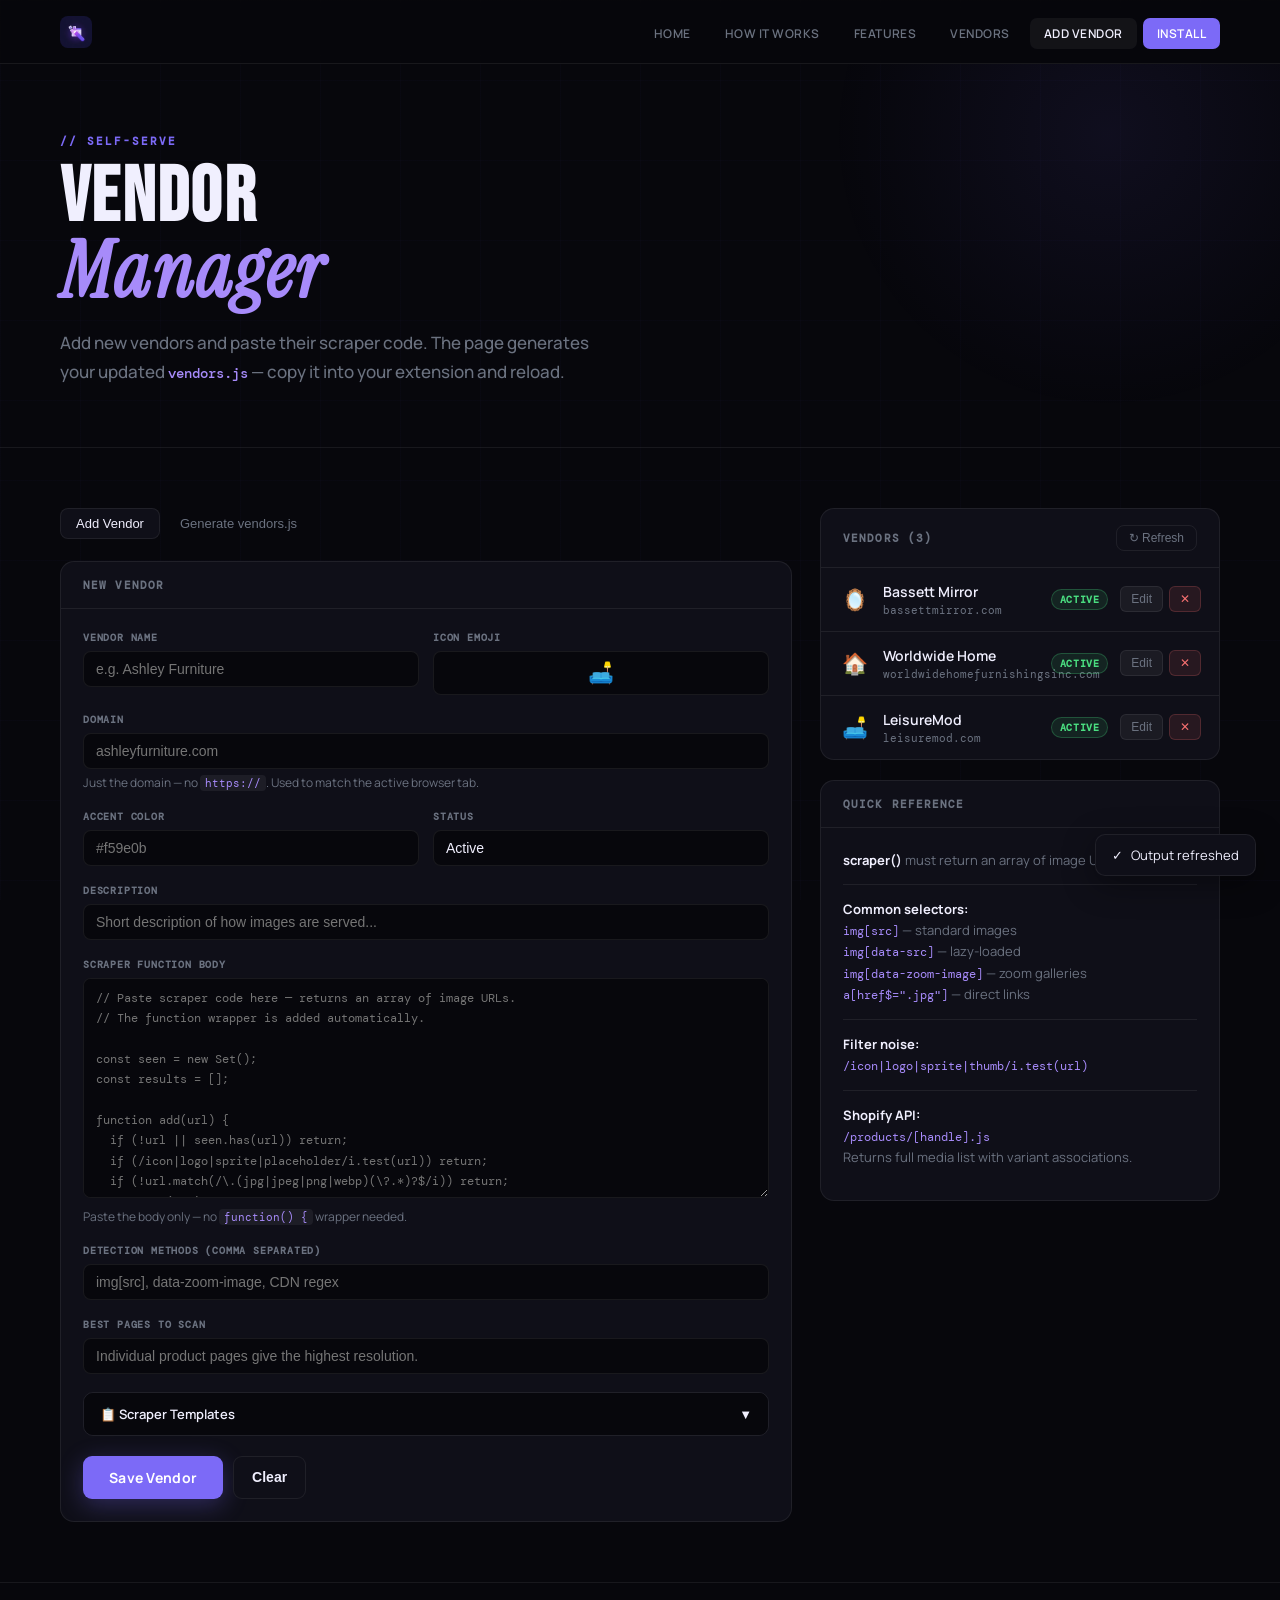
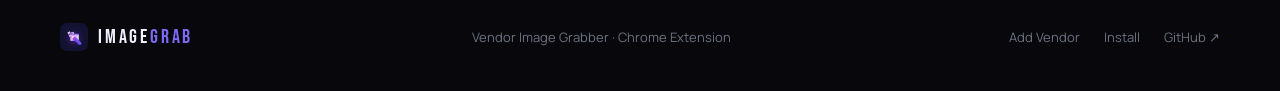
<file: docs/vendor-manager.html>
<!DOCTYPE html>
<html lang="en">
<head>
  <meta charset="UTF-8">
  <meta name="viewport" content="width=device-width, initial-scale=1.0">
  <title>Vendor Manager — Vendor Image Grabber</title>
  <link rel="stylesheet" href="shared.css">
  <style>
    /* ── Two column layout ── */
    .manager-grid {
      display: grid;
      grid-template-columns: 1fr 400px;
      gap: 28px;
      align-items: start;
    }

    /* ── Panels ── */
    .panel {
      background: var(--surface);
      border: 1px solid var(--border);
      border-radius: 14px;
      overflow: hidden;
    }
    .panel-header {
      padding: 16px 22px;
      border-bottom: 1px solid var(--border);
      display: flex;
      align-items: center;
      justify-content: space-between;
    }
    .panel-title {
      font-family: 'DM Mono', monospace;
      font-size: 11px;
      font-weight: 700;
      letter-spacing: 0.1em;
      text-transform: uppercase;
      color: var(--muted);
    }
    .panel-body { padding: 22px; }

    /* ── Tabs ── */
    .tabs { display: flex; gap: 4px; margin-bottom: 22px; }
    .tab-btn {
      padding: 7px 15px;
      border-radius: 8px;
      background: none;
      border: 1px solid transparent;
      color: var(--muted);
      font-family: 'DM Sans', sans-serif;
      font-size: 13px;
      font-weight: 500;
      cursor: pointer;
      transition: all 0.15s;
    }
    .tab-btn:hover { color: var(--text); background: rgba(255,255,255,0.04); }
    .tab-btn.active {
      color: var(--text);
      background: var(--surface);
      border-color: var(--border);
    }
    .tab-pane { display: none; }
    .tab-pane.active { display: block; }

    /* ── Form ── */
    .field-group { margin-bottom: 18px; }
    .field-row { display: grid; grid-template-columns: 1fr 1fr; gap: 14px; margin-bottom: 18px; }
    label {
      display: block;
      font-family: 'DM Mono', monospace;
      font-size: 10px;
      font-weight: 700;
      color: var(--muted);
      margin-bottom: 7px;
      letter-spacing: 0.08em;
      text-transform: uppercase;
    }
    input[type="text"], textarea, select {
      width: 100%;
      background: var(--bg);
      border: 1px solid var(--border);
      border-radius: 8px;
      color: var(--text);
      font-family: 'DM Sans', sans-serif;
      font-size: 14px;
      padding: 9px 12px;
      transition: border-color 0.2s;
      outline: none;
      -webkit-appearance: none;
    }
    input[type="text"]:focus, textarea:focus, select:focus {
      border-color: var(--accent);
      box-shadow: 0 0 0 3px rgba(124,106,247,0.15);
    }
    textarea {
      font-family: 'DM Mono', monospace;
      font-size: 12px;
      line-height: 1.7;
      resize: vertical;
      min-height: 220px;
    }
    select { cursor: pointer; }
    select option { background: var(--surface); }
    .hint {
      margin-top: 5px;
      font-size: 12px;
      color: var(--muted);
      line-height: 1.5;
    }
    .hint code {
      font-family: 'DM Mono', monospace;
      font-size: 11px;
      color: var(--accent-2);
      background: rgba(255,255,255,0.06);
      padding: 1px 5px;
      border-radius: 4px;
    }

    .form-actions { display: flex; gap: 10px; flex-wrap: wrap; margin-top: 20px; }
    .btn-secondary {
      display: inline-flex; align-items: center; gap: 6px;
      background: var(--surface);
      border: 1px solid var(--border);
      border-radius: 9px;
      color: var(--text);
      font-family: 'DM Sans', sans-serif;
      font-size: 14px;
      font-weight: 600;
      padding: 10px 18px;
      cursor: pointer;
      transition: border-color 0.15s;
    }
    .btn-secondary:hover { border-color: rgba(255,255,255,0.2); }
    .btn-ghost {
      display: inline-flex; align-items: center;
      background: transparent;
      border: 1px solid var(--border);
      border-radius: 8px;
      color: var(--muted);
      font-family: 'DM Sans', sans-serif;
      font-size: 12px;
      font-weight: 500;
      padding: 5px 12px;
      cursor: pointer;
      transition: all 0.15s;
    }
    .btn-ghost:hover { color: var(--text); border-color: rgba(255,255,255,0.2); }
    .btn-danger {
      background: rgba(248,113,113,0.1);
      color: #f87171;
      font-size: 12px;
      padding: 5px 10px;
      border: 1px solid rgba(248,113,113,0.2);
      border-radius: 6px;
      cursor: pointer;
      font-family: 'DM Sans', sans-serif;
      font-weight: 500;
      transition: background 0.15s;
    }
    .btn-danger:hover { background: rgba(248,113,113,0.18); }

    /* ── Vendor list ── */
    .vendor-list { display: flex; flex-direction: column; }
    .vendor-item {
      padding: 14px 18px;
      border-bottom: 1px solid var(--border);
      display: flex;
      align-items: center;
      gap: 12px;
      transition: background 0.15s;
    }
    .vendor-item:last-child { border-bottom: none; }
    .vendor-item:hover { background: rgba(255,255,255,0.02); }
    .vi-icon { font-size: 1.3rem; width: 32px; text-align: center; flex-shrink: 0; }
    .vi-info { flex: 1; min-width: 0; }
    .vi-name { font-size: 14px; font-weight: 600; white-space: nowrap; overflow: hidden; text-overflow: ellipsis; }
    .vi-url  { font-family: 'DM Mono', monospace; font-size: 11px; color: var(--muted); margin-top: 2px; }
    .vi-badge {
      font-family: 'DM Mono', monospace;
      font-size: 10px;
      font-weight: 600;
      padding: 3px 8px;
      border-radius: 100px;
      flex-shrink: 0;
      letter-spacing: 0.06em;
      text-transform: uppercase;
    }
    .vi-active   { color: #4ade80; background: rgba(74,222,128,0.1); border: 1px solid rgba(74,222,128,0.25); }
    .vi-inactive { color: #fbbf24; background: rgba(251,191,36,0.1);  border: 1px solid rgba(251,191,36,0.25); }
    .vi-actions { display: flex; gap: 6px; flex-shrink: 0; }
    .vi-edit {
      background: rgba(255,255,255,0.05);
      border: 1px solid var(--border);
      border-radius: 6px;
      color: var(--muted);
      font-size: 12px;
      padding: 4px 10px;
      cursor: pointer;
      font-family: 'DM Sans', sans-serif;
      font-weight: 500;
      transition: all 0.15s;
    }
    .vi-edit:hover { color: var(--text); border-color: rgba(255,255,255,0.2); }
    .empty-state {
      padding: 36px 22px;
      text-align: center;
      color: var(--muted);
      font-size: 13px;
    }

    /* ── Output code block ── */
    .output-header {
      display: flex; align-items: center; justify-content: space-between;
      margin-bottom: 10px;
    }
    .output-code {
      background: var(--bg);
      border: 1px solid var(--border);
      border-radius: 10px;
      padding: 16px 18px;
      font-family: 'DM Mono', monospace;
      font-size: 12px;
      line-height: 1.8;
      color: #c8c8e8;
      overflow-x: auto;
      white-space: pre;
      max-height: 420px;
      overflow-y: auto;
    }
    .copy-btn {
      display: inline-flex; align-items: center; gap: 5px;
      background: var(--surface);
      border: 1px solid var(--border);
      border-radius: 7px;
      color: var(--muted);
      font-family: 'DM Sans', sans-serif;
      font-size: 12px;
      font-weight: 500;
      padding: 5px 12px;
      cursor: pointer;
      transition: all 0.15s;
    }
    .copy-btn:hover { color: var(--text); border-color: rgba(255,255,255,0.2); }
    .copy-btn.copied { color: #4ade80; border-color: rgba(74,222,128,0.3); }

    /* ── Templates accordion ── */
    .templates {
      margin-top: 18px;
      border: 1px solid var(--border);
      border-radius: 10px;
      overflow: hidden;
    }
    .tpl-header {
      padding: 12px 16px;
      display: flex; align-items: center; justify-content: space-between;
      cursor: pointer;
      background: var(--bg);
      font-size: 13px; font-weight: 600;
      user-select: none;
      transition: background 0.15s;
    }
    .tpl-header:hover { background: rgba(255,255,255,0.03); }
    .tpl-body { display: none; }
    .tpl-body.open { display: block; }
    .tpl-item {
      padding: 12px 16px;
      border-top: 1px solid var(--border);
      cursor: pointer;
      transition: background 0.15s;
    }
    .tpl-item:hover { background: rgba(124,106,247,0.06); }
    .tpl-item.active { background: rgba(124,106,247,0.1); border-left: 2px solid var(--accent); }
    .tpl-name { font-size: 13px; font-weight: 600; margin-bottom: 2px; }
    .tpl-desc { font-size: 12px; color: var(--muted); }

    /* ── Quick ref panel ── */
    .ref-row { margin-bottom: 10px; }
    .ref-row p { font-size: 13px; color: var(--muted); line-height: 1.6; }
    .ref-row code {
      font-family: 'DM Mono', monospace;
      font-size: 12px;
      color: var(--accent-2);
    }
    .ref-row strong { color: var(--text); }

    /* ── Toast ── */
    #toast {
      position: fixed; bottom: 24px; right: 24px;
      background: var(--surface);
      border: 1px solid var(--border);
      border-radius: 10px;
      padding: 11px 16px;
      font-size: 13px;
      display: flex; align-items: center; gap: 8px;
      opacity: 0; transform: translateY(8px);
      transition: opacity 0.2s, transform 0.2s;
      pointer-events: none;
      z-index: 999;
      box-shadow: 0 8px 32px rgba(0,0,0,0.4);
    }
    #toast.show { opacity: 1; transform: translateY(0); }

    @media (max-width: 1000px) {
      .manager-grid { grid-template-columns: 1fr; }
    }
  </style>
</head>
<body>
<script>window.ACTIVE_PAGE="vendor-manager.html";</script>

<div class="page">
  <div class="page-hero">
    <p class="page-tag">// self-serve</p>
    <h1 class="page-title">VENDOR<br><em>Manager</em></h1>
    <p class="page-desc">Add new vendors and paste their scraper code. The page generates your updated <code style="font-family:'DM Mono',monospace;font-size:0.85em;color:var(--accent-2)">vendors.js</code> — copy it into your extension and reload.</p>
  </div>

  <div class="content">

    <div class="manager-grid">

      <!-- LEFT: form -->
      <div>
        <div class="tabs">
          <button class="tab-btn active" onclick="switchTab('add')">Add Vendor</button>
          <button class="tab-btn" onclick="switchTab('generate')">Generate vendors.js</button>
        </div>

        <!-- Tab: Add -->
        <div class="tab-pane active" id="tab-add">
          <div class="panel">
            <div class="panel-header">
              <span class="panel-title" id="form-mode-label">New Vendor</span>
              <button class="btn-ghost" onclick="resetForm()" id="cancel-edit-btn" style="display:none">Cancel edit</button>
            </div>
            <div class="panel-body">

              <div class="field-row">
                <div>
                  <label>Vendor Name</label>
                  <input type="text" id="f-name" placeholder="e.g. Ashley Furniture" />
                </div>
                <div>
                  <label>Icon Emoji</label>
                  <input type="text" id="f-icon" placeholder="🛋️" maxlength="4" style="font-size:1.3rem;text-align:center" />
                </div>
              </div>

              <div class="field-group">
                <label>Domain</label>
                <input type="text" id="f-domain" placeholder="ashleyfurniture.com" />
                <p class="hint">Just the domain — no <code>https://</code>. Used to match the active browser tab.</p>
              </div>

              <div class="field-row">
                <div>
                  <label>Accent Color</label>
                  <input type="text" id="f-color" placeholder="#f59e0b" />
                </div>
                <div>
                  <label>Status</label>
                  <select id="f-status">
                    <option value="active">Active</option>
                    <option value="inactive">Work in progress</option>
                  </select>
                </div>
              </div>

              <div class="field-group">
                <label>Description</label>
                <input type="text" id="f-desc" placeholder="Short description of how images are served..." />
              </div>

              <div class="field-group">
                <label>Scraper Function Body</label>
                <textarea id="f-scraper" placeholder="// Paste scraper code here — returns an array of image URLs.
// The function wrapper is added automatically.

const seen = new Set();
const results = [];

function add(url) {
  if (!url || seen.has(url)) return;
  if (/icon|logo|sprite|placeholder/i.test(url)) return;
  if (!url.match(/\.(jpg|jpeg|png|webp)(\?.*)?$/i)) return;
  seen.add(url);
  results.push(url);
}

document.querySelectorAll('img').forEach(img => add(img.src));

return results;"></textarea>
                <p class="hint">Paste the body only — no <code>function() {</code> wrapper needed.</p>
              </div>

              <div class="field-group">
                <label>Detection Methods (comma separated)</label>
                <input type="text" id="f-methods" placeholder="img[src], data-zoom-image, CDN regex" />
              </div>

              <div class="field-group">
                <label>Best Pages to Scan</label>
                <input type="text" id="f-tip" placeholder="Individual product pages give the highest resolution." />
              </div>

              <!-- Templates -->
              <div class="templates">
                <div class="tpl-header" onclick="toggleTemplates(this)">
                  <span>📋 Scraper Templates</span>
                  <span class="tpl-arrow">▼</span>
                </div>
                <div class="tpl-body" id="tpl-body">
                  <div class="tpl-item" onclick="applyTemplate('shopify', this)">
                    <div class="tpl-name">Shopify Store</div>
                    <div class="tpl-desc">Uses /products/[handle].js API + variant alt-text matching.</div>
                  </div>
                  <div class="tpl-item" onclick="applyTemplate('generic', this)">
                    <div class="tpl-name">Generic (img + CDN scan)</div>
                    <div class="tpl-desc">Scans img[src], data-src, data-zoom-image, background-image CSS.</div>
                  </div>
                  <div class="tpl-item" onclick="applyTemplate('cdnregex', this)">
                    <div class="tpl-name">CDN Regex Pattern</div>
                    <div class="tpl-desc">Grabs all URLs matching a CDN subdomain from page HTML.</div>
                  </div>
                  <div class="tpl-item" onclick="applyTemplate('downloads', this)">
                    <div class="tpl-name">Downloads Section Parser</div>
                    <div class="tpl-desc">Finds a DOWNLOADS/Assets section and extracts direct image links.</div>
                  </div>
                </div>
              </div>

              <div class="form-actions">
                <button class="btn btn-primary" onclick="saveVendor()"><span id="save-btn-label">Save Vendor</span></button>
                <button class="btn-secondary" onclick="resetForm()">Clear</button>
              </div>

            </div>
          </div>
        </div>

        <!-- Tab: Generate -->
        <div class="tab-pane" id="tab-generate">
          <div class="panel">
            <div class="panel-header">
              <span class="panel-title">Generated vendors.js</span>
            </div>
            <div class="panel-body">
              <p style="font-size:13px;color:var(--muted);margin-bottom:16px;line-height:1.6">
                Copy this and replace your extension's <code style="font-family:'DM Mono',monospace;font-size:11px;color:var(--accent-2)">vendors.js</code> file.
                Then go to <code style="font-family:'DM Mono',monospace;font-size:11px;color:var(--accent-2)">chrome://extensions</code> and click reload.
              </p>
              <div class="output-header">
                <span style="font-family:'DM Mono',monospace;font-size:11px;color:var(--muted);text-transform:uppercase;letter-spacing:0.08em">vendors.js</span>
                <button class="copy-btn" onclick="copyOutput()">📋 Copy all</button>
              </div>
              <div class="output-code" id="output-code">// No vendors added yet.</div>
            </div>
          </div>
        </div>
      </div>

      <!-- RIGHT: list + quick ref -->
      <div style="display:flex;flex-direction:column;gap:20px;">

        <div class="panel">
          <div class="panel-header">
            <span class="panel-title">Vendors (<span id="vendor-count">3</span>)</span>
            <button class="btn-ghost" onclick="regenerate()">↻ Refresh</button>
          </div>
          <div class="vendor-list" id="vendor-list"></div>
        </div>

        <div class="panel">
          <div class="panel-header"><span class="panel-title">Quick Reference</span></div>
          <div class="panel-body">
            <div class="ref-row">
              <p><strong>scraper()</strong> must return an array of image URL strings.</p>
            </div>
            <hr class="divider" style="margin:14px 0">
            <div class="ref-row">
              <p><strong>Common selectors:</strong></p>
              <p><code>img[src]</code> — standard images</p>
              <p><code>img[data-src]</code> — lazy-loaded</p>
              <p><code>img[data-zoom-image]</code> — zoom galleries</p>
              <p><code>a[href$=".jpg"]</code> — direct links</p>
            </div>
            <hr class="divider" style="margin:14px 0">
            <div class="ref-row">
              <p><strong>Filter noise:</strong></p>
              <p><code>/icon|logo|sprite|thumb/i.test(url)</code></p>
            </div>
            <hr class="divider" style="margin:14px 0">
            <div class="ref-row">
              <p><strong>Shopify API:</strong></p>
              <p><code>/products/[handle].js</code></p>
              <p>Returns full media list with variant associations.</p>
            </div>
          </div>
        </div>

      </div>
    </div>

  </div>
</div>

<div id="toast">✓ <span id="toast-msg"></span></div>

<script src="nav.js"></script>
<script>
const DEFAULT_VENDORS = [
  {
    id: 'bassettmirror',
    name: 'Bassett Mirror',
    icon: '🪞',
    domain: 'bassettmirror.com',
    color: '#7c6af7',
    status: 'active',
    desc: 'Furniture and mirror catalog. Product images are served through multiple mechanisms — standard img tags, zoom gallery data attributes, and CSS background images on swatch elements.',
    methods: ['img[src]', 'data-zoom-image', 'data-large / data-full', 'background-image CSS', 'a[href] image links', 'CDN HTML scan'],
    tip: 'Individual product pages and category listing pages. Zoom images give the highest resolution.',
    scraper: `const seen = new Set();
const results = [];

function add(url) {
  if (!url || seen.has(url)) return;
  if (/icon|logo|sprite|placeholder|1x1|pixel/i.test(url)) return;
  if (!url.match(/\\.(jpg|jpeg|png|webp)(\\?.*)?$/i)) return;
  seen.add(url);
  results.push(url);
}

document.querySelectorAll('img').forEach(img => {
  add(img.src);
  add(img.getAttribute('data-zoom-image'));
  add(img.getAttribute('data-large'));
  add(img.getAttribute('data-full'));
});

document.querySelectorAll('[style]').forEach(el => {
  const m = el.style.backgroundImage.match(/url\\(["']?([^"')]+)["']?\\)/);
  if (m) add(m[1]);
});

document.querySelectorAll('a[href]').forEach(a => {
  if (/\\.(jpg|jpeg|png|webp)/i.test(a.href)) add(a.href);
});

const cdnMatches = document.documentElement.innerHTML.match(/https?:\\/\\/[^"'\\s]+\\.(?:jpg|jpeg|png|webp)/gi) || [];
cdnMatches.forEach(add);

return results;`
  },
  {
    id: 'worldwide',
    name: 'Worldwide Home',
    icon: '🏠',
    domain: 'worldwidehomefurnishingsinc.com',
    color: '#4ecdc4',
    status: 'active',
    desc: 'Wholesale home furnishings vendor. Images are served from a separate portal CDN subdomain. Product pages also contain a DOWNLOADS section with direct full-resolution image URLs listed as plain text.',
    methods: ['portal CDN regex', 'DOWNLOADS section parser', 'img[src]', 'a[href] image links'],
    tip: 'Individual product pages — the DOWNLOADS section contains the highest-resolution images.',
    scraper: `const seen = new Set();
const results = [];

function add(url) {
  if (!url || seen.has(url)) return;
  if (/icon|logo|sprite|placeholder/i.test(url)) return;
  if (!url.match(/\\.(jpg|jpeg|png|webp)(\\?.*)?$/i)) return;
  seen.add(url);
  results.push(url);
}

const html = document.documentElement.innerHTML;
const cdnMatches = html.match(/https?:\\/\\/portal\\.[^"'\\s]+\\.(?:jpg|jpeg|png|webp)/gi) || [];
cdnMatches.forEach(add);

const textURLs = document.body.innerText.match(/https?:\\/\\/[^\\s]+\\.(?:jpg|jpeg|png|webp)/gi) || [];
textURLs.forEach(add);

document.querySelectorAll('img').forEach(img => add(img.src));

document.querySelectorAll('a[href]').forEach(a => {
  if (/\\.(jpg|jpeg|png|webp)/i.test(a.href)) add(a.href);
});

return results;`
  },
  {
    id: 'leisuremod',
    name: 'LeisureMod',
    icon: '🛋️',
    domain: 'leisuremod.com',
    color: '#f7a26a',
    status: 'active',
    desc: 'Shopify-based furniture and decor store. Images are served from the Shopify CDN. Uses the /products/[handle].js API to get variant-level media, matching images to the selected color variant.',
    methods: ['Shopify /products.js API', 'variant featured_media', 'alt-text color match', 'cdn.shopify.com CDN', 'data-src lazy images'],
    tip: "Individual product pages. Select your color variant first, then run — it downloads only that variant's images.",
    scraper: `(async () => {
  const handle = window.location.pathname.split('/products/')[1]?.split('?')[0];
  if (!handle) { console.error('Not on a product page'); return []; }
  const product = await fetch('/products/' + handle + '.js').then(r => r.json());
  const variantId = parseInt(
    document.querySelector('pickup-availability[data-variant-id]')?.dataset.variantId
  );
  const variant = product.variants.find(v => v.id === variantId);
  if (!variant) { console.error('Could not detect variant'); return []; }
  const variantColor = variant.public_title.toLowerCase();
  const variantMediaId = variant.featured_media?.id;
  const variantMedia = product.media.filter(m => {
    const alt = (m.alt || '').toLowerCase();
    return alt.includes(variantColor) || m.id === variantMediaId;
  });
  return [...new Set(variantMedia.map(m => m.src.split('?')[0]))];
})()`
  }
];

let vendors = JSON.parse(localStorage.getItem('ig-vendors') || 'null') || DEFAULT_VENDORS;
let editingId = null;

function saveToStorage() { localStorage.setItem('ig-vendors', JSON.stringify(vendors)); }

function renderList() {
  document.getElementById('vendor-count').textContent = vendors.length;
  const list = document.getElementById('vendor-list');
  if (!vendors.length) {
    list.innerHTML = '<div class="empty-state">No vendors yet. Add one using the form.</div>';
    return;
  }
  list.innerHTML = vendors.map((v, i) => `
    <div class="vendor-item">
      <div class="vi-icon">${v.icon}</div>
      <div class="vi-info">
        <div class="vi-name">${v.name}</div>
        <div class="vi-url">${v.domain}</div>
      </div>
      <span class="vi-badge ${v.status === 'active' ? 'vi-active' : 'vi-inactive'}">${v.status === 'active' ? 'Active' : 'WIP'}</span>
      <div class="vi-actions">
        <button class="vi-edit" onclick="editVendor(${i})">Edit</button>
        <button class="btn-danger" onclick="deleteVendor(${i})">✕</button>
      </div>
    </div>
  `).join('');
}

function generateOutput() {
  if (!vendors.length) return '// No vendors added yet.';
  const blocks = vendors.map(v => `  "${v.domain}": {
    name: "${v.name}",
    icon: "${v.icon}",
    color: "${v.color}",
    status: "${v.status}",
    desc: ${JSON.stringify(v.desc)},
    methods: ${JSON.stringify(v.methods)},
    tip: ${JSON.stringify(v.tip)},
    scraper: function () {
${v.scraper.split('\n').map(l => '      ' + l).join('\n')}
    }
  }`).join(',\n\n');
  return `// vendors.js — ImageGrab Vendor Registry\n// Generated: ${new Date().toLocaleDateString()}\n\nconst VENDORS = {\n${blocks}\n};\n\nif (typeof module !== 'undefined') module.exports = VENDORS;`;
}

function regenerate() {
  document.getElementById('output-code').textContent = generateOutput();
  toast('Output refreshed');
}

function saveVendor() {
  const name    = document.getElementById('f-name').value.trim();
  const domain  = document.getElementById('f-domain').value.trim().replace(/^https?:\/\//, '').replace(/\/$/, '');
  const icon    = document.getElementById('f-icon').value.trim() || '🏪';
  const color   = document.getElementById('f-color').value.trim() || '#7c6af7';
  const status  = document.getElementById('f-status').value;
  const desc    = document.getElementById('f-desc').value.trim();
  const scraper = document.getElementById('f-scraper').value.trim();
  const methods = document.getElementById('f-methods').value.split(',').map(s => s.trim()).filter(Boolean);
  const tip     = document.getElementById('f-tip').value.trim();

  if (!name || !domain || !scraper) { toast('Fill in Name, Domain, and Scraper code'); return; }

  const entry = { id: domain.replace(/\W/g, '_'), name, icon, domain, color, status, desc, methods, tip, scraper };
  if (editingId !== null) { vendors[editingId] = entry; toast('Vendor updated!'); }
  else { vendors.push(entry); toast('Vendor saved!'); }

  saveToStorage();
  renderList();
  regenerate();
  resetForm();
  switchTab('generate');
}

function editVendor(i) {
  const v = vendors[i];
  editingId = i;
  document.getElementById('f-name').value    = v.name;
  document.getElementById('f-icon').value    = v.icon;
  document.getElementById('f-domain').value  = v.domain;
  document.getElementById('f-color').value   = v.color;
  document.getElementById('f-status').value  = v.status;
  document.getElementById('f-desc').value    = v.desc;
  document.getElementById('f-scraper').value = v.scraper;
  document.getElementById('f-methods').value = v.methods.join(', ');
  document.getElementById('f-tip').value     = v.tip;
  document.getElementById('form-mode-label').textContent = 'Editing: ' + v.name;
  document.getElementById('cancel-edit-btn').style.display = 'inline-flex';
  document.getElementById('save-btn-label').textContent = 'Update Vendor';
  switchTab('add');
  window.scrollTo({ top: 0, behavior: 'smooth' });
}

function deleteVendor(i) {
  if (!confirm('Remove "' + vendors[i].name + '"?')) return;
  vendors.splice(i, 1);
  saveToStorage(); renderList(); regenerate();
  toast('Vendor removed');
}

function resetForm() {
  editingId = null;
  ['f-name','f-icon','f-domain','f-color','f-desc','f-scraper','f-methods','f-tip'].forEach(id => document.getElementById(id).value = '');
  document.getElementById('f-status').value = 'active';
  document.getElementById('form-mode-label').textContent = 'New Vendor';
  document.getElementById('cancel-edit-btn').style.display = 'none';
  document.getElementById('save-btn-label').textContent = 'Save Vendor';
}

function switchTab(id) {
  document.querySelectorAll('.tab-btn').forEach((b, i) => b.classList.toggle('active', ['add','generate'][i] === id));
  document.querySelectorAll('.tab-pane').forEach(p => p.classList.remove('active'));
  document.getElementById('tab-' + id).classList.add('active');
  if (id === 'generate') regenerate();
}

const TEMPLATES = {
  shopify: {
    methods: 'Shopify /products.js API, variant featured_media, alt-text color match, cdn.shopify.com CDN',
    tip: 'Individual product pages. Select your color variant first, then run the scraper.',
    scraper: `(async () => {
  const handle = window.location.pathname.split('/products/')[1]?.split('?')[0];
  if (!handle) { console.error('Not on a product page'); return []; }
  const product = await fetch('/products/' + handle + '.js').then(r => r.json());
  const variantId = parseInt(
    document.querySelector('pickup-availability[data-variant-id]')?.dataset.variantId
  );
  const variant = product.variants.find(v => v.id === variantId);
  if (!variant) { console.error('Could not detect variant'); return []; }
  const variantColor = variant.public_title.toLowerCase();
  const variantMediaId = variant.featured_media?.id;
  const variantMedia = product.media.filter(m => {
    const alt = (m.alt || '').toLowerCase();
    return alt.includes(variantColor) || m.id === variantMediaId;
  });
  return [...new Set(variantMedia.map(m => m.src.split('?')[0]))];
})()`
  },
  generic: {
    methods: 'img[src], data-src, data-zoom-image, background-image CSS, a[href] links',
    tip: 'Product and category pages. Zoom images give the highest resolution.',
    scraper: `const seen = new Set();
const results = [];

function add(url) {
  if (!url || seen.has(url)) return;
  if (/icon|logo|sprite|placeholder|1x1/i.test(url)) return;
  if (!url.match(/\\.(jpg|jpeg|png|webp)(\\?.*)?$/i)) return;
  seen.add(url);
  results.push(url);
}

document.querySelectorAll('img').forEach(img => {
  add(img.src);
  add(img.dataset.src);
  add(img.dataset.zoomImage);
  add(img.dataset.large);
});

document.querySelectorAll('[style]').forEach(el => {
  const m = el.style.backgroundImage.match(/url\\(["']?([^"')]+)["']?\\)/);
  if (m) add(m[1]);
});

document.querySelectorAll('a[href]').forEach(a => {
  if (/\\.(jpg|jpeg|png|webp)/i.test(a.href)) add(a.href);
});

return results;`
  },
  cdnregex: {
    methods: 'CDN regex pattern, page HTML scan',
    tip: 'Any page. The regex catches all image URLs matching the CDN subdomain.',
    scraper: `const seen = new Set();
const results = [];

// Replace 'media.yoursite.com' with the actual CDN subdomain
const CDN_PATTERN = /https?:\\/\\/media\\.[^"'\\s]+\\.(?:jpg|jpeg|png|webp)/gi;

const matches = document.documentElement.innerHTML.match(CDN_PATTERN) || [];
matches.forEach(url => {
  if (seen.has(url) || /icon|logo|sprite/i.test(url)) return;
  seen.add(url);
  results.push(url);
});

return results;`
  },
  downloads: {
    methods: 'DOWNLOADS section parser, plain text URL extraction',
    tip: 'Individual product pages — the DOWNLOADS section has the highest-resolution assets.',
    scraper: `const seen = new Set();
const results = [];

function add(url) {
  if (!url || seen.has(url)) return;
  if (/icon|logo/i.test(url)) return;
  if (!url.match(/\\.(jpg|jpeg|png|webp)(\\?.*)?$/i)) return;
  seen.add(url);
  results.push(url);
}

// Plain text URLs from DOWNLOADS section
const textURLs = document.body.innerText.match(/https?:\\/\\/[^\\s]+\\.(?:jpg|jpeg|png|webp)/gi) || [];
textURLs.forEach(add);

// Fallback img tags
document.querySelectorAll('img').forEach(img => add(img.src));

return results;`
  }
};

function toggleTemplates(header) {
  const body = document.getElementById('tpl-body');
  const arrow = header.querySelector('.tpl-arrow');
  const isOpen = body.classList.toggle('open');
  arrow.textContent = isOpen ? '▲' : '▼';
}

function applyTemplate(key, el) {
  const t = TEMPLATES[key];
  if (!t) return;
  document.getElementById('f-scraper').value = t.scraper;
  document.getElementById('f-methods').value = t.methods;
  document.getElementById('f-tip').value = t.tip;
  document.querySelectorAll('.tpl-item').forEach(i => i.classList.remove('active'));
  el.classList.add('active');
  toast('Template applied — fill in the rest above');
}

function copyOutput() {
  navigator.clipboard.writeText(document.getElementById('output-code').textContent).then(() => {
    const btn = document.querySelector('[onclick="copyOutput()"]');
    btn.textContent = '✓ Copied!';
    btn.classList.add('copied');
    setTimeout(() => { btn.textContent = '📋 Copy all'; btn.classList.remove('copied'); }, 2000);
  });
}

let toastTimer;
function toast(msg) {
  document.getElementById('toast-msg').textContent = msg;
  const el = document.getElementById('toast');
  el.classList.add('show');
  clearTimeout(toastTimer);
  toastTimer = setTimeout(() => el.classList.remove('show'), 2500);
}

renderList();
regenerate();
</script>
</body>
</html>
</file>
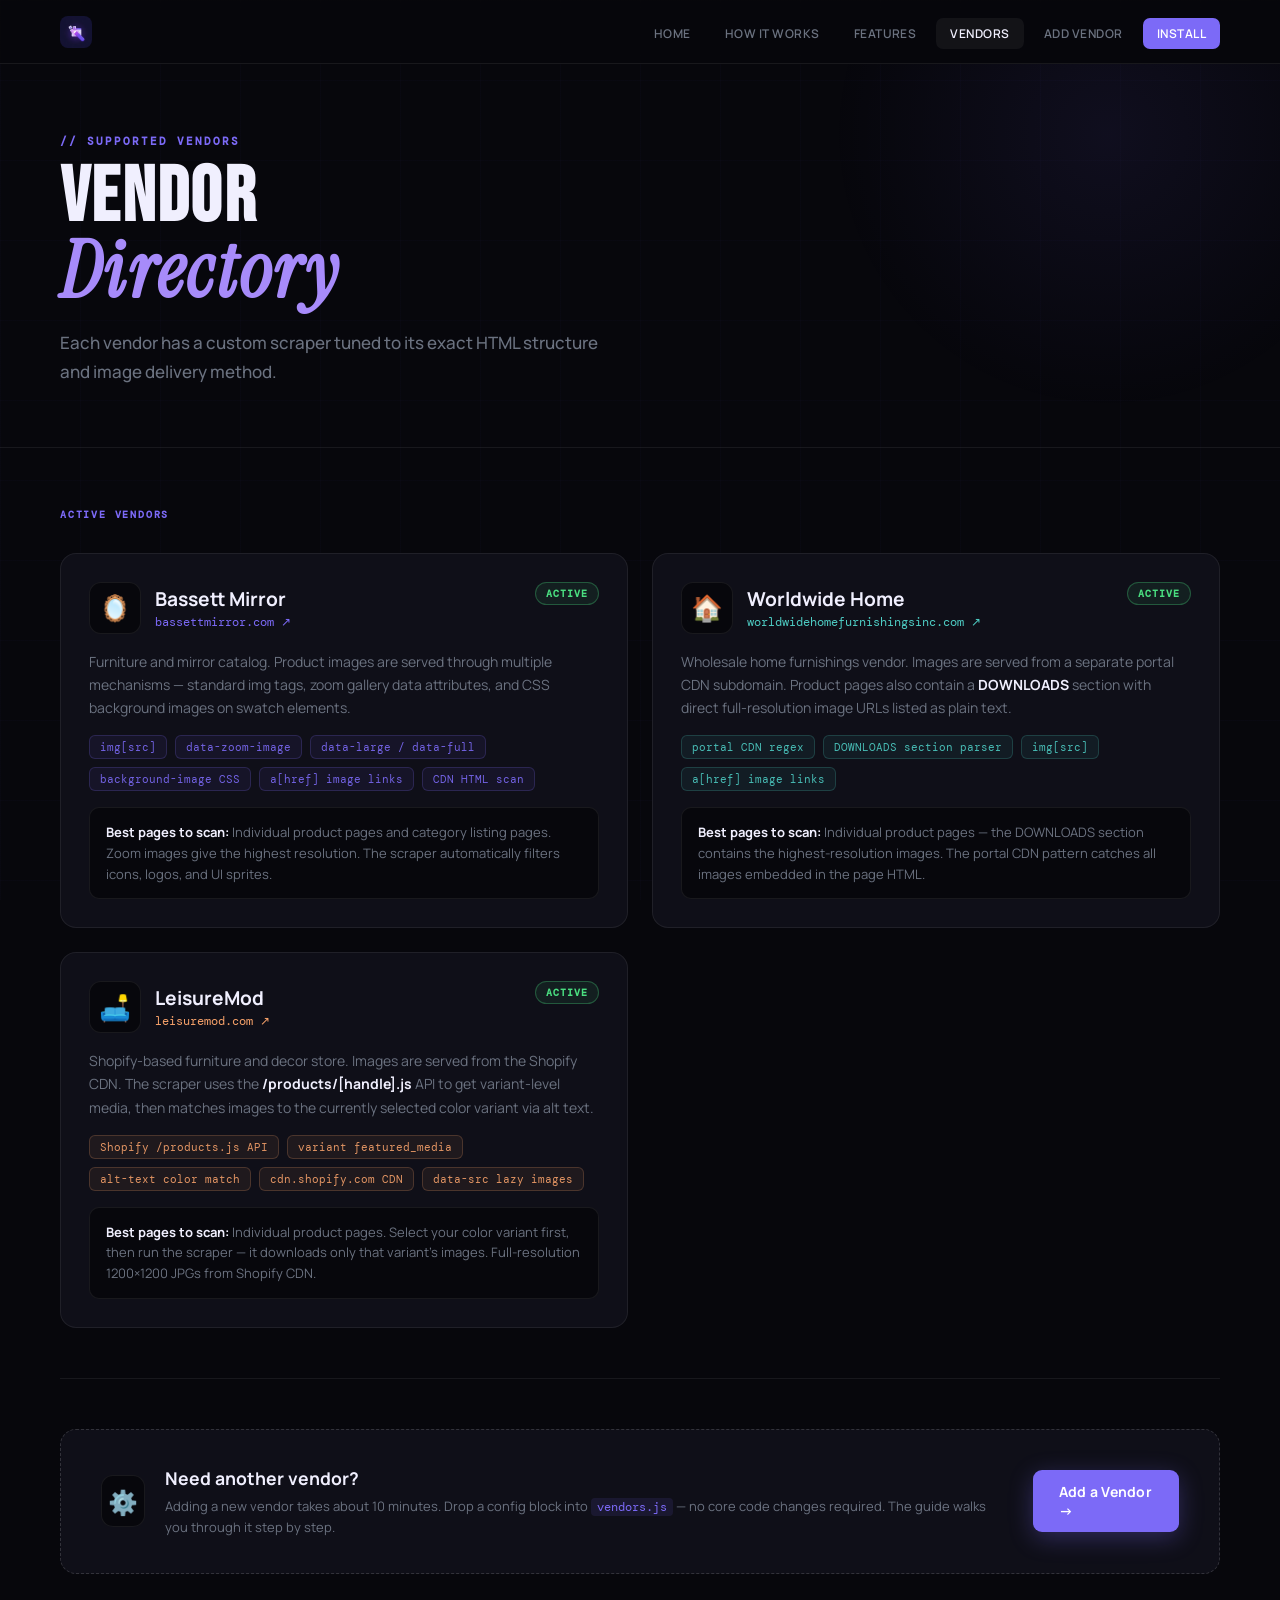
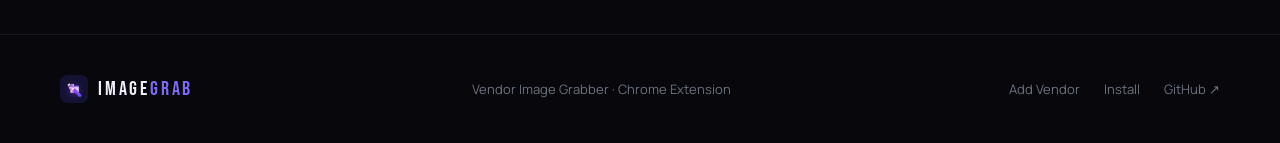
<file: docs/vendors.html>
<!DOCTYPE html>
<html lang="en">
<head>
  <meta charset="UTF-8">
  <meta name="viewport" content="width=device-width, initial-scale=1.0">
  <title>Vendors — Vendor Image Grabber</title>
  <link rel="stylesheet" href="shared.css">
  <style>
    .vendors-grid {
      display: grid;
      grid-template-columns: repeat(auto-fill, minmax(420px, 1fr));
      gap: 24px;
      margin-bottom: 48px;
    }

    .vendor-card {
      background: var(--surface);
      border: 1px solid var(--border);
      border-radius: 16px;
      padding: 28px;
      position: relative;
      overflow: hidden;
      transition: border-color 0.2s, transform 0.2s;
    }
    .vendor-card:hover { border-color: rgba(255,255,255,0.15); transform: translateY(-2px); }
    .vendor-card::before {
      content: '';
      position: absolute;
      top: 0; left: 0; right: 0;
      height: 2px;
      opacity: 0;
      transition: opacity 0.3s;
    }
    .vendor-card:hover::before { opacity: 1; }
    .card-bassett::before   { background: linear-gradient(90deg, var(--accent), transparent); }
    .card-worldwide::before { background: linear-gradient(90deg, #4ecdc4, transparent); }
    .card-leisuremod::before { background: linear-gradient(90deg, #f7a26a, transparent); }

    .card-top {
      display: flex;
      align-items: flex-start;
      justify-content: space-between;
      margin-bottom: 16px;
    }
    .vendor-identity { display: flex; align-items: center; gap: 14px; }
    .vendor-icon {
      width: 52px; height: 52px;
      border-radius: 12px;
      background: var(--bg);
      border: 1px solid var(--border);
      display: flex; align-items: center; justify-content: center;
      font-size: 1.6rem;
    }
    .vendor-name { font-size: 1.2rem; font-weight: 700; }
    .vendor-url {
      font-family: 'DM Mono', monospace;
      font-size: 0.72rem;
      color: var(--accent);
      margin-top: 3px;
    }
    .card-worldwide .vendor-url  { color: #4ecdc4; }
    .card-leisuremod .vendor-url { color: #f7a26a; }

    .status-badge {
      font-family: 'DM Mono', monospace;
      font-size: 0.62rem;
      font-weight: 600;
      letter-spacing: 0.1em;
      padding: 4px 10px;
      border-radius: 100px;
      text-transform: uppercase;
      color: #4ade80;
      border: 1px solid rgba(74,222,128,0.3);
      background: rgba(74,222,128,0.08);
    }

    .vendor-desc {
      color: var(--muted);
      font-size: 14px;
      line-height: 1.65;
      margin-bottom: 16px;
    }
    .vendor-desc strong { color: var(--text); }

    .method-tags { display: flex; flex-wrap: wrap; gap: 8px; margin-bottom: 16px; }
    .tag {
      font-family: 'DM Mono', monospace;
      font-size: 0.68rem;
      padding: 4px 10px;
      border-radius: 6px;
      white-space: nowrap;
    }
    .card-bassett .tag    { color: rgba(124,106,247,0.9); border: 1px solid rgba(124,106,247,0.2); background: rgba(124,106,247,0.07); }
    .card-worldwide .tag  { color: rgba(78,205,196,0.9);  border: 1px solid rgba(78,205,196,0.2);  background: rgba(78,205,196,0.07); }
    .card-leisuremod .tag { color: rgba(247,162,106,0.9); border: 1px solid rgba(247,162,106,0.2); background: rgba(247,162,106,0.07); }

    .tip-box {
      background: var(--bg);
      border: 1px solid var(--border);
      border-radius: 10px;
      padding: 14px 16px;
      font-size: 13px;
      line-height: 1.6;
      color: var(--muted);
    }
    .tip-box strong { color: var(--text); }

    .cta-inner {
      background: var(--surface);
      border: 1px dashed rgba(255,255,255,0.15);
      border-radius: 16px;
      padding: 36px 40px;
      display: flex;
      align-items: center;
      justify-content: space-between;
      gap: 24px;
    }
    .cta-left { display: flex; align-items: center; gap: 20px; }
    .cta-icon {
      width: 52px; height: 52px;
      background: var(--bg);
      border: 1px solid var(--border);
      border-radius: 12px;
      display: flex; align-items: center; justify-content: center;
      font-size: 1.5rem;
    }
    .cta-text h3 { font-size: 1.1rem; font-weight: 700; margin-bottom: 6px; }
    .cta-text p  { font-size: 13px; color: var(--muted); line-height: 1.55; }
    .cta-text code {
      font-family: 'DM Mono', monospace;
      font-size: 12px;
      color: var(--accent);
      background: rgba(124,106,247,0.1);
      padding: 1px 6px;
      border-radius: 4px;
    }

    @media (max-width: 800px) {
      .vendors-grid { grid-template-columns: 1fr; }
      .cta-inner { flex-direction: column; align-items: flex-start; }
    }
  </style>
</head>
<body>
<script>window.ACTIVE_PAGE="vendors.html";</script>

<div class="page">
  <div class="page-hero">
    <p class="page-tag">// supported vendors</p>
    <h1 class="page-title">VENDOR<br><em>Directory</em></h1>
    <p class="page-desc">Each vendor has a custom scraper tuned to its exact HTML structure and image delivery method.</p>
  </div>

  <div class="content">

    <div class="s-label" style="margin-bottom:32px;">Active vendors</div>

    <div class="vendors-grid">

      <!-- Bassett Mirror -->
      <div class="vendor-card card-bassett">
        <div class="card-top">
          <div class="vendor-identity">
            <div class="vendor-icon">🪞</div>
            <div>
              <div class="vendor-name">Bassett Mirror</div>
              <div class="vendor-url">bassettmirror.com ↗</div>
            </div>
          </div>
          <span class="status-badge">Active</span>
        </div>
        <p class="vendor-desc">
          Furniture and mirror catalog. Product images are served through multiple mechanisms —
          standard img tags, zoom gallery data attributes, and CSS background images on swatch elements.
        </p>
        <div class="method-tags">
          <span class="tag">img[src]</span>
          <span class="tag">data-zoom-image</span>
          <span class="tag">data-large / data-full</span>
          <span class="tag">background-image CSS</span>
          <span class="tag">a[href] image links</span>
          <span class="tag">CDN HTML scan</span>
        </div>
        <div class="tip-box">
          <strong>Best pages to scan:</strong> Individual product pages and category listing pages. Zoom images give the
          highest resolution. The scraper automatically filters icons, logos, and UI sprites.
        </div>
      </div>

      <!-- Worldwide Home -->
      <div class="vendor-card card-worldwide">
        <div class="card-top">
          <div class="vendor-identity">
            <div class="vendor-icon">🏠</div>
            <div>
              <div class="vendor-name">Worldwide Home</div>
              <div class="vendor-url">worldwidehomefurnishingsinc.com ↗</div>
            </div>
          </div>
          <span class="status-badge">Active</span>
        </div>
        <p class="vendor-desc">
          Wholesale home furnishings vendor. Images are served from a separate portal CDN
          subdomain. Product pages also contain a <strong>DOWNLOADS</strong> section with direct full-resolution
          image URLs listed as plain text.
        </p>
        <div class="method-tags">
          <span class="tag">portal CDN regex</span>
          <span class="tag">DOWNLOADS section parser</span>
          <span class="tag">img[src]</span>
          <span class="tag">a[href] image links</span>
        </div>
        <div class="tip-box">
          <strong>Best pages to scan:</strong> Individual product pages — the DOWNLOADS section contains the highest-resolution images. The portal CDN pattern catches all images embedded in the page HTML.
        </div>
      </div>

      <!-- LeisureMod -->
      <div class="vendor-card card-leisuremod">
        <div class="card-top">
          <div class="vendor-identity">
            <div class="vendor-icon">🛋️</div>
            <div>
              <div class="vendor-name">LeisureMod</div>
              <div class="vendor-url">leisuremod.com ↗</div>
            </div>
          </div>
          <span class="status-badge">Active</span>
        </div>
        <p class="vendor-desc">
          Shopify-based furniture and decor store. Images are served from the Shopify CDN.
          The scraper uses the <strong>/products/[handle].js</strong> API to get variant-level media,
          then matches images to the currently selected color variant via alt text.
        </p>
        <div class="method-tags">
          <span class="tag">Shopify /products.js API</span>
          <span class="tag">variant featured_media</span>
          <span class="tag">alt-text color match</span>
          <span class="tag">cdn.shopify.com CDN</span>
          <span class="tag">data-src lazy images</span>
        </div>
        <div class="tip-box">
          <strong>Best pages to scan:</strong> Individual product pages. Select your color variant first, then run the scraper — it downloads only that variant's images. Full-resolution 1200×1200 JPGs from Shopify CDN.
        </div>
      </div>

    </div>

    <hr class="divider">

    <div class="cta-inner">
      <div class="cta-left">
        <div class="cta-icon">⚙️</div>
        <div class="cta-text">
          <h3>Need another vendor?</h3>
          <p>Adding a new vendor takes about 10 minutes. Drop a config block into <code>vendors.js</code> — no core code changes required. The guide walks you through it step by step.</p>
        </div>
      </div>
      <a href="vendor-manager.html" class="btn btn-primary">Add a Vendor →</a>
    </div>

  </div>
</div>

<script src="nav.js"></script>
</body>
</html>
</file>
<file: docs/shared.css>
/* shared.css — base styles for all pages */
@import url('https://fonts.googleapis.com/css2?family=Bebas+Neue&family=Instrument+Serif:ital@0;1&family=DM+Mono:wght@400;500&family=Manrope:wght@400;500;600;700;800&display=swap');

:root {
  --bg: #07070c;
  --surface: #0f0f18;
  --surface-2: #16162a;
  --border: rgba(255,255,255,0.07);
  --accent: #7c6af7;
  --accent-2: #a78bfa;
  --green: #4ade80;
  --red: #f87171;
  --yellow: #fbbf24;
  --text: #f0effe;
  --muted: #6b7280;
}

*, *::before, *::after { box-sizing: border-box; margin: 0; padding: 0; }
html { scroll-behavior: smooth; }

body {
  background: var(--bg);
  color: var(--text);
  font-family: 'Manrope', sans-serif;
  overflow-x: hidden;
  min-height: 100vh;
}

/* Grid background */
body::before {
  content: '';
  position: fixed; inset: 0;
  background-image:
    linear-gradient(rgba(124,106,247,0.025) 1px, transparent 1px),
    linear-gradient(90deg, rgba(124,106,247,0.025) 1px, transparent 1px);
  background-size: 80px 80px;
  pointer-events: none;
  z-index: 0;
}

/* ——— NAV ——— */
nav {
  position: fixed; top: 0; left: 0; right: 0;
  z-index: 100;
  padding: 0 60px;
  height: 64px;
  display: flex; align-items: center;
  background: rgba(7,7,12,0.88);
  backdrop-filter: blur(20px);
  border-bottom: 1px solid var(--border);
}

.nav-logo {
  font-family: 'Bebas Neue', sans-serif;
  font-size: 22px;
  letter-spacing: 0.14em;
  color: var(--text);
  text-decoration: none;
}
.nav-logo span { color: var(--accent); }

.nav-links {
  display: flex; gap: 6px;
  list-style: none;
  margin-left: auto;
}

.nav-links a {
  font-size: 12px; font-weight: 600;
  color: var(--muted);
  text-decoration: none;
  letter-spacing: 0.04em;
  text-transform: uppercase;
  padding: 7px 14px;
  border-radius: 7px;
  transition: all 0.2s;
}
.nav-links a:hover, .nav-links a.active { color: var(--text); background: rgba(255,255,255,0.05); }
.nav-links a.nav-cta { background: var(--accent); color: white; }
.nav-links a.nav-cta:hover { background: var(--accent-2); color: white; }

/* ——— PAGE WRAPPER ——— */
.page {
  padding-top: 64px;
  position: relative;
  z-index: 1;
}

/* ——— PAGE HERO (shared inner header) ——— */
.page-hero {
  padding: 70px 60px 60px;
  border-bottom: 1px solid var(--border);
  position: relative;
  overflow: hidden;
}

.page-hero::after {
  content: '';
  position: absolute;
  top: -60%; right: -10%;
  width: 600px; height: 600px;
  background: radial-gradient(ellipse, rgba(124,106,247,0.08) 0%, transparent 65%);
  pointer-events: none;
}

.page-tag {
  font-size: 11px; font-weight: 700;
  letter-spacing: 0.18em; text-transform: uppercase;
  color: var(--accent);
  font-family: 'DM Mono', monospace;
  margin-bottom: 14px;
}

.page-title {
  font-family: 'Bebas Neue', sans-serif;
  font-size: clamp(48px, 6vw, 80px);
  line-height: 0.95;
  letter-spacing: 0.03em;
  margin-bottom: 18px;
}

.page-title em {
  font-family: 'Instrument Serif', serif;
  font-style: italic;
  color: var(--accent-2);
}

.page-desc {
  font-size: 17px; color: var(--muted);
  max-width: 540px; line-height: 1.7;
  font-weight: 500;
}

/* ——— CONTENT AREA ——— */
.content { padding: 60px; }
.content-narrow { max-width: 800px; }

/* ——— SECTION HEADERS (in-content) ——— */
.s-label {
  font-size: 10px; font-weight: 700;
  letter-spacing: 0.18em; text-transform: uppercase;
  color: var(--accent); font-family: 'DM Mono', monospace;
  margin-bottom: 12px;
}

.s-title {
  font-family: 'Bebas Neue', sans-serif;
  font-size: clamp(32px, 4vw, 48px);
  letter-spacing: 0.03em; line-height: 1;
  margin-bottom: 14px;
}

.s-desc { font-size: 15px; color: var(--muted); line-height: 1.7; max-width: 540px; }

/* ——— CARDS ——— */
.card {
  background: var(--surface);
  border: 1px solid var(--border);
  border-radius: 14px;
  padding: 28px;
  transition: border-color 0.25s, transform 0.25s;
}
.card:hover { border-color: rgba(124,106,247,0.3); transform: translateY(-3px); }

/* ——— GRID LAYOUTS ——— */
.grid-3 { display: grid; grid-template-columns: repeat(3,1fr); gap: 18px; }
.grid-2 { display: grid; grid-template-columns: repeat(2,1fr); gap: 18px; }

/* ——— BADGES / CHIPS ——— */
.chip {
  display: inline-block;
  padding: 4px 12px;
  border-radius: 99px;
  font-size: 11px; font-weight: 700;
  font-family: 'DM Mono', monospace;
}
.chip-accent { background: rgba(124,106,247,0.12); border: 1px solid rgba(124,106,247,0.25); color: var(--accent-2); }
.chip-green  { background: rgba(74,222,128,0.1);  border: 1px solid rgba(74,222,128,0.2);  color: var(--green); }
.chip-muted  { background: rgba(255,255,255,0.04); border: 1px solid var(--border);         color: var(--muted); }

/* ——— CODE ——— */
.code-block {
  background: var(--surface);
  border: 1px solid var(--border);
  border-radius: 12px;
  overflow: hidden;
}
.code-block-header {
  padding: 10px 18px;
  border-bottom: 1px solid var(--border);
  display: flex; align-items: center; gap: 8px;
  font-size: 11px; color: var(--muted);
  font-family: 'DM Mono', monospace;
}
.code-block-body {
  padding: 20px;
  font-family: 'DM Mono', monospace;
  font-size: 13px; line-height: 1.85;
  color: #b0b0cc;
  overflow-x: auto;
}
.kw { color: #a78bfa; }
.fn { color: #7c6af7; }
.str { color: #4ade80; }
.cm { color: #3a3a5c; }
.num { color: #fbbf24; }

/* ——— BUTTONS ——— */
.btn {
  display: inline-flex; align-items: center; gap: 8px;
  padding: 12px 26px;
  border-radius: 9px;
  font-family: 'Manrope', sans-serif;
  font-size: 14px; font-weight: 700;
  letter-spacing: 0.02em;
  text-decoration: none;
  transition: all 0.2s;
  cursor: pointer; border: none;
}
.btn-primary { background: var(--accent); color: white; box-shadow: 0 6px 24px rgba(124,106,247,0.3); }
.btn-primary:hover { filter: brightness(1.1); transform: translateY(-2px); }
.btn-outline { background: transparent; border: 1px solid var(--border); color: var(--text); }
.btn-outline:hover { border-color: var(--accent); color: var(--accent); }

/* ——— DIVIDER ——— */
.divider { border: none; border-top: 1px solid var(--border); margin: 50px 0; }

/* ——— FOOTER ——— */
footer {
  border-top: 1px solid var(--border);
  padding: 40px 60px;
  display: flex; align-items: center; justify-content: space-between;
  font-size: 13px; color: var(--muted);
  position: relative; z-index: 1;
}
footer .f-logo {
  font-family: 'Bebas Neue', sans-serif;
  font-size: 20px; letter-spacing: 0.14em; color: var(--text);
}
footer .f-logo span { color: var(--accent); }
footer a { color: var(--muted); text-decoration: none; transition: color 0.2s; }
footer a:hover { color: var(--accent); }
footer .f-links { display: flex; gap: 24px; }

@media (max-width: 900px) {
  nav { padding: 0 20px; }
  .page-hero, .content { padding-left: 20px; padding-right: 20px; }
  .grid-3, .grid-2 { grid-template-columns: 1fr; }
  footer { flex-direction: column; gap: 16px; padding: 32px 20px; }
}
</file>
